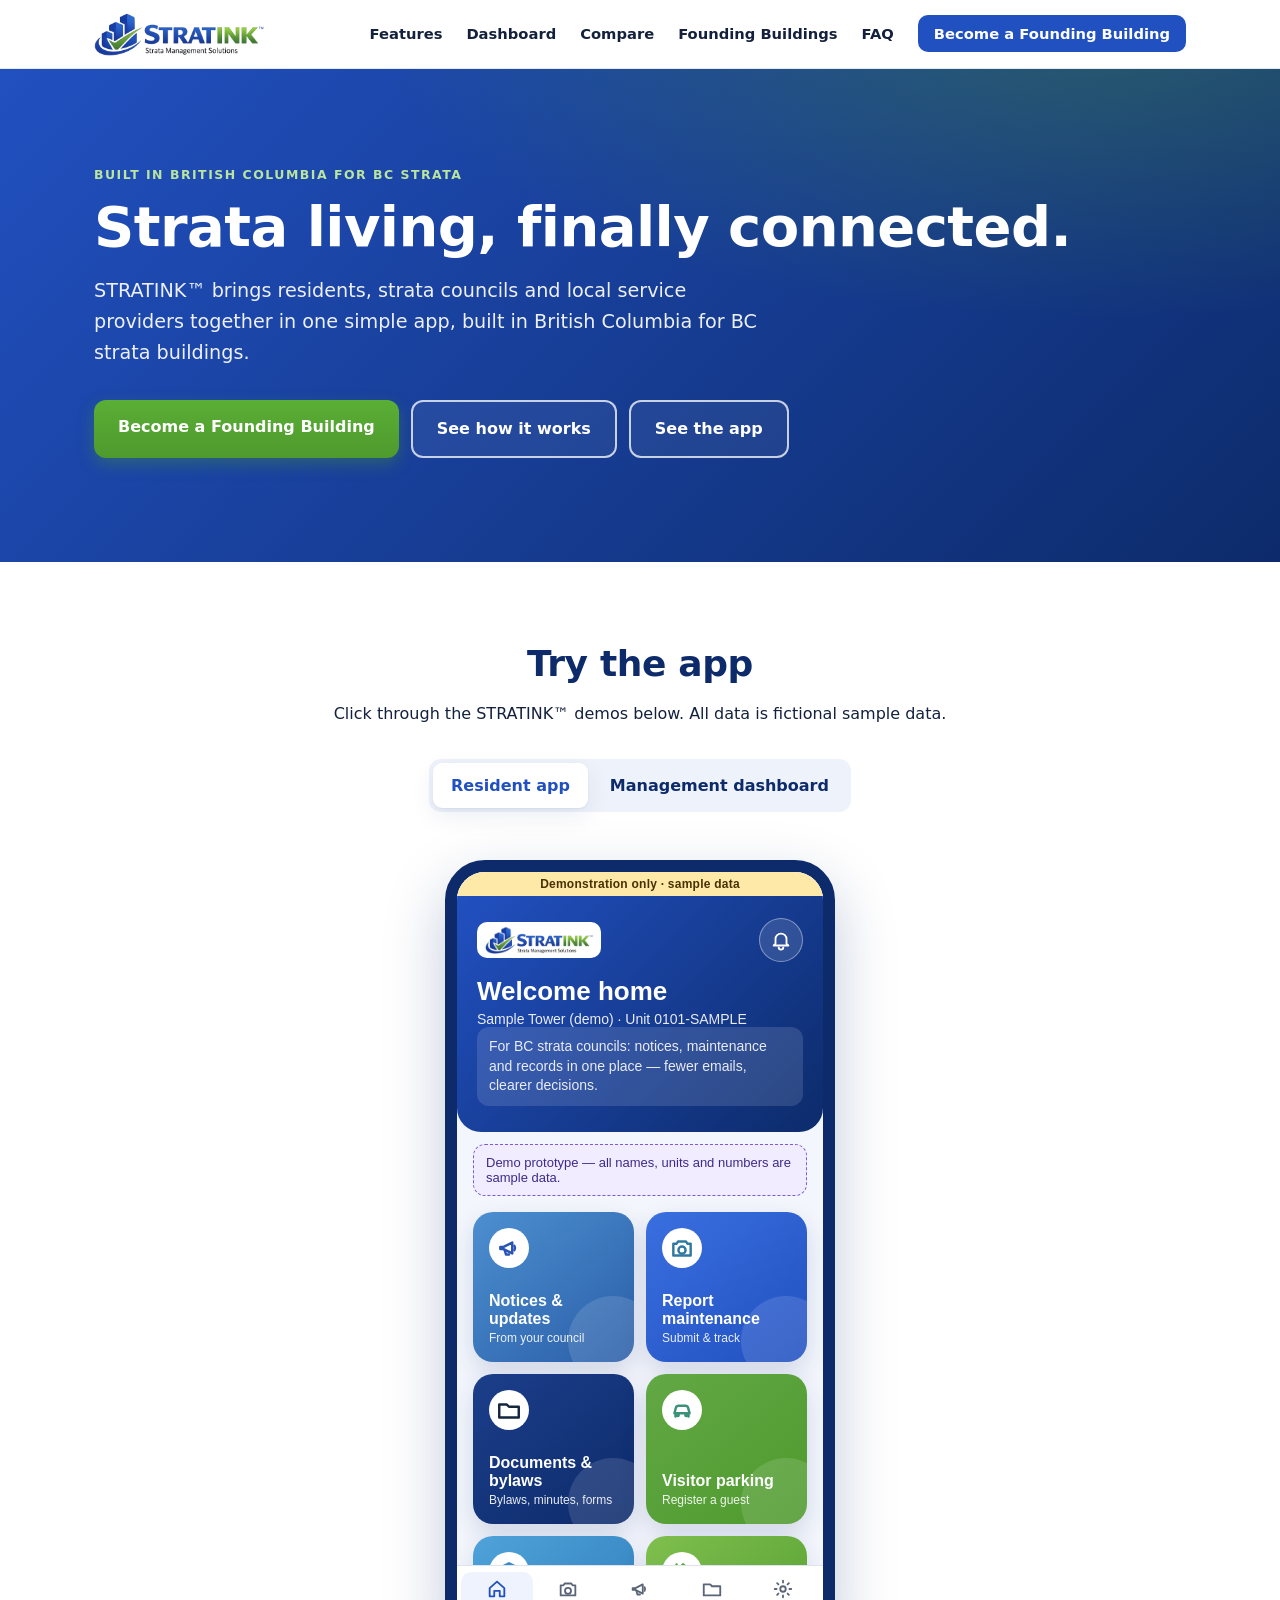
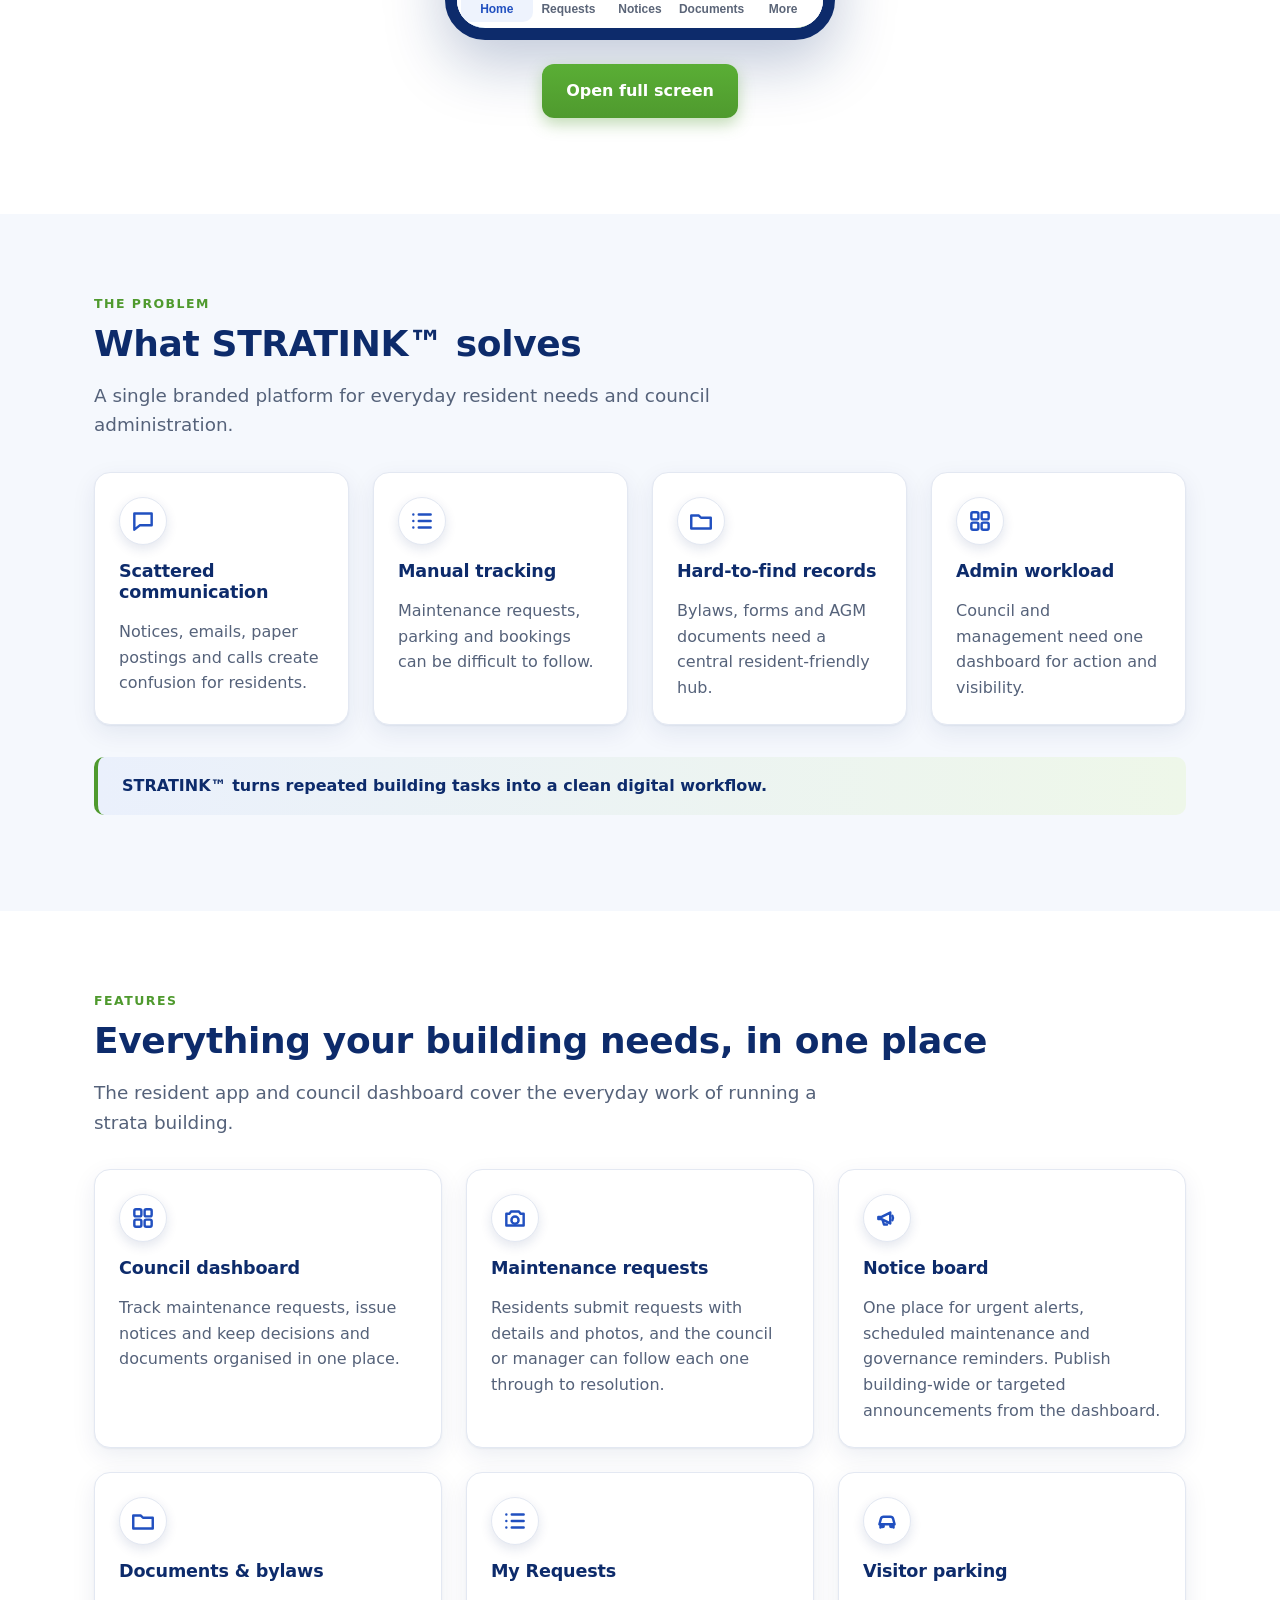
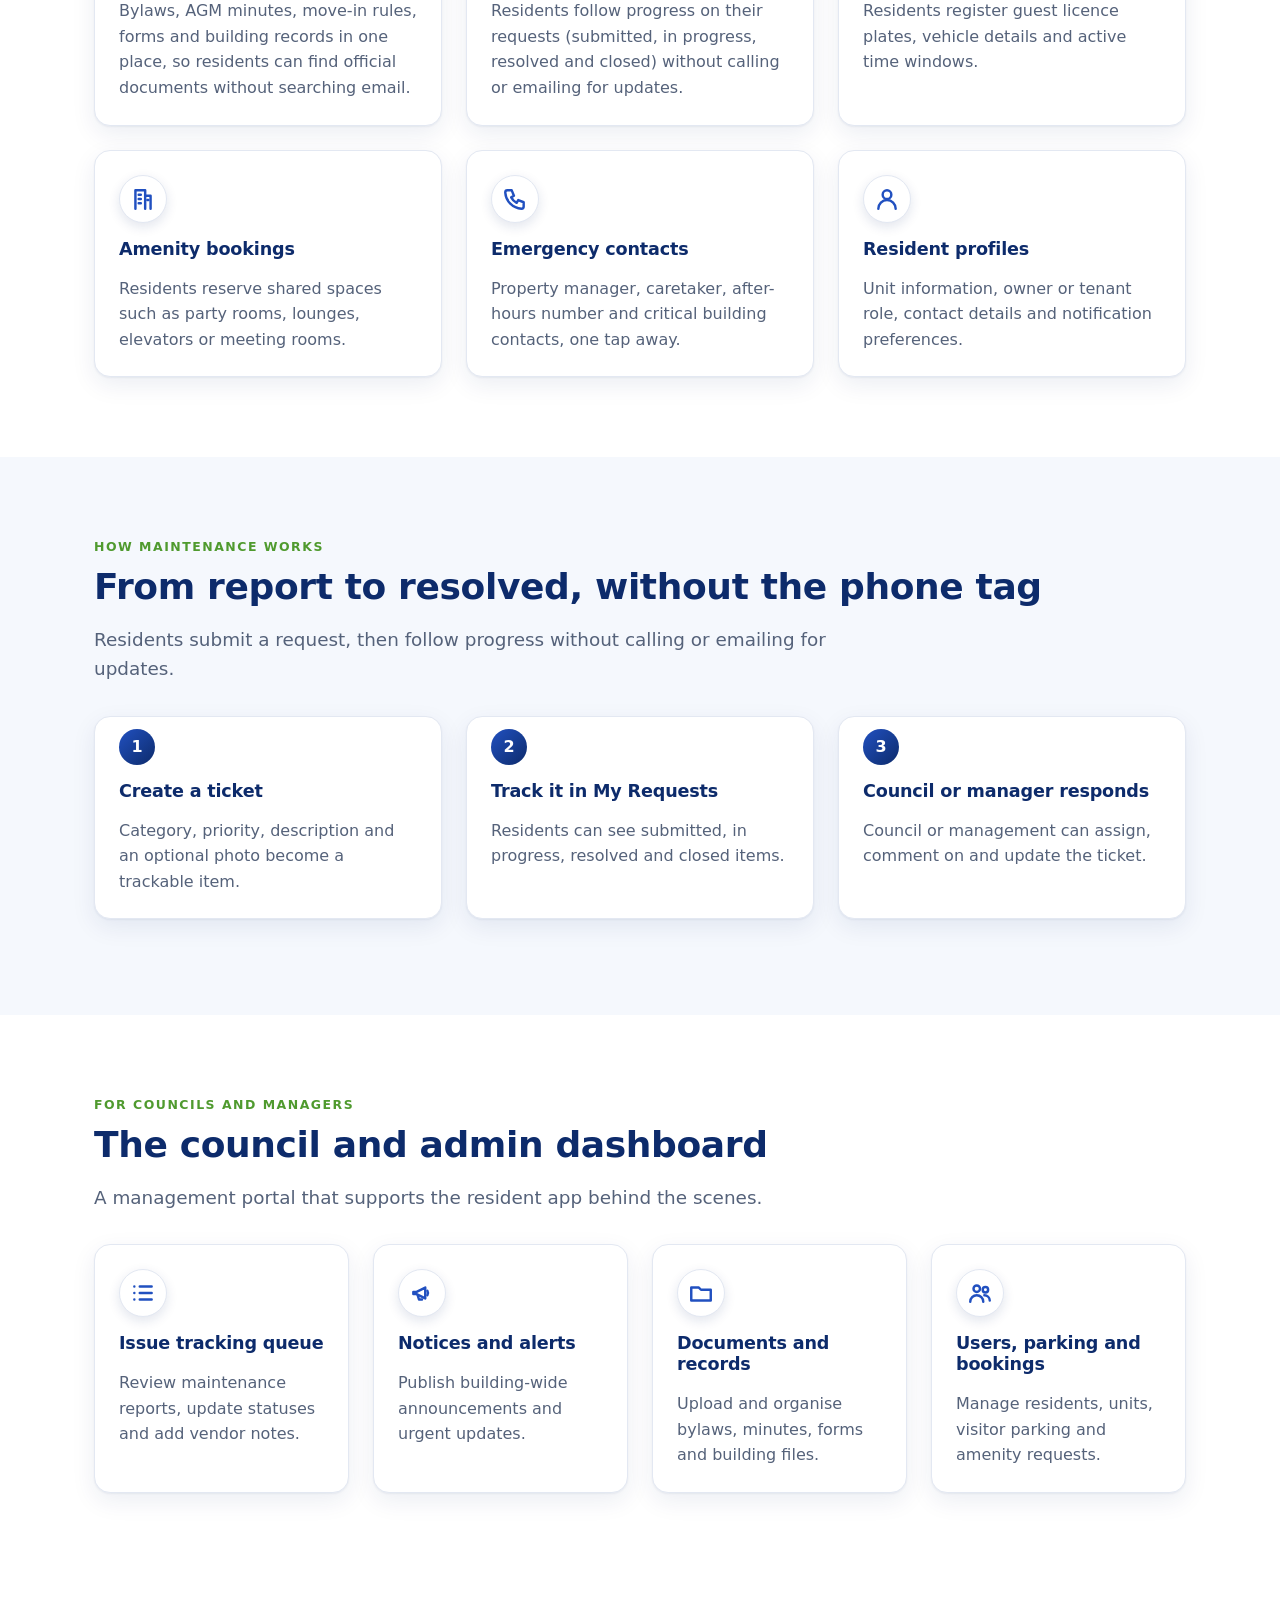
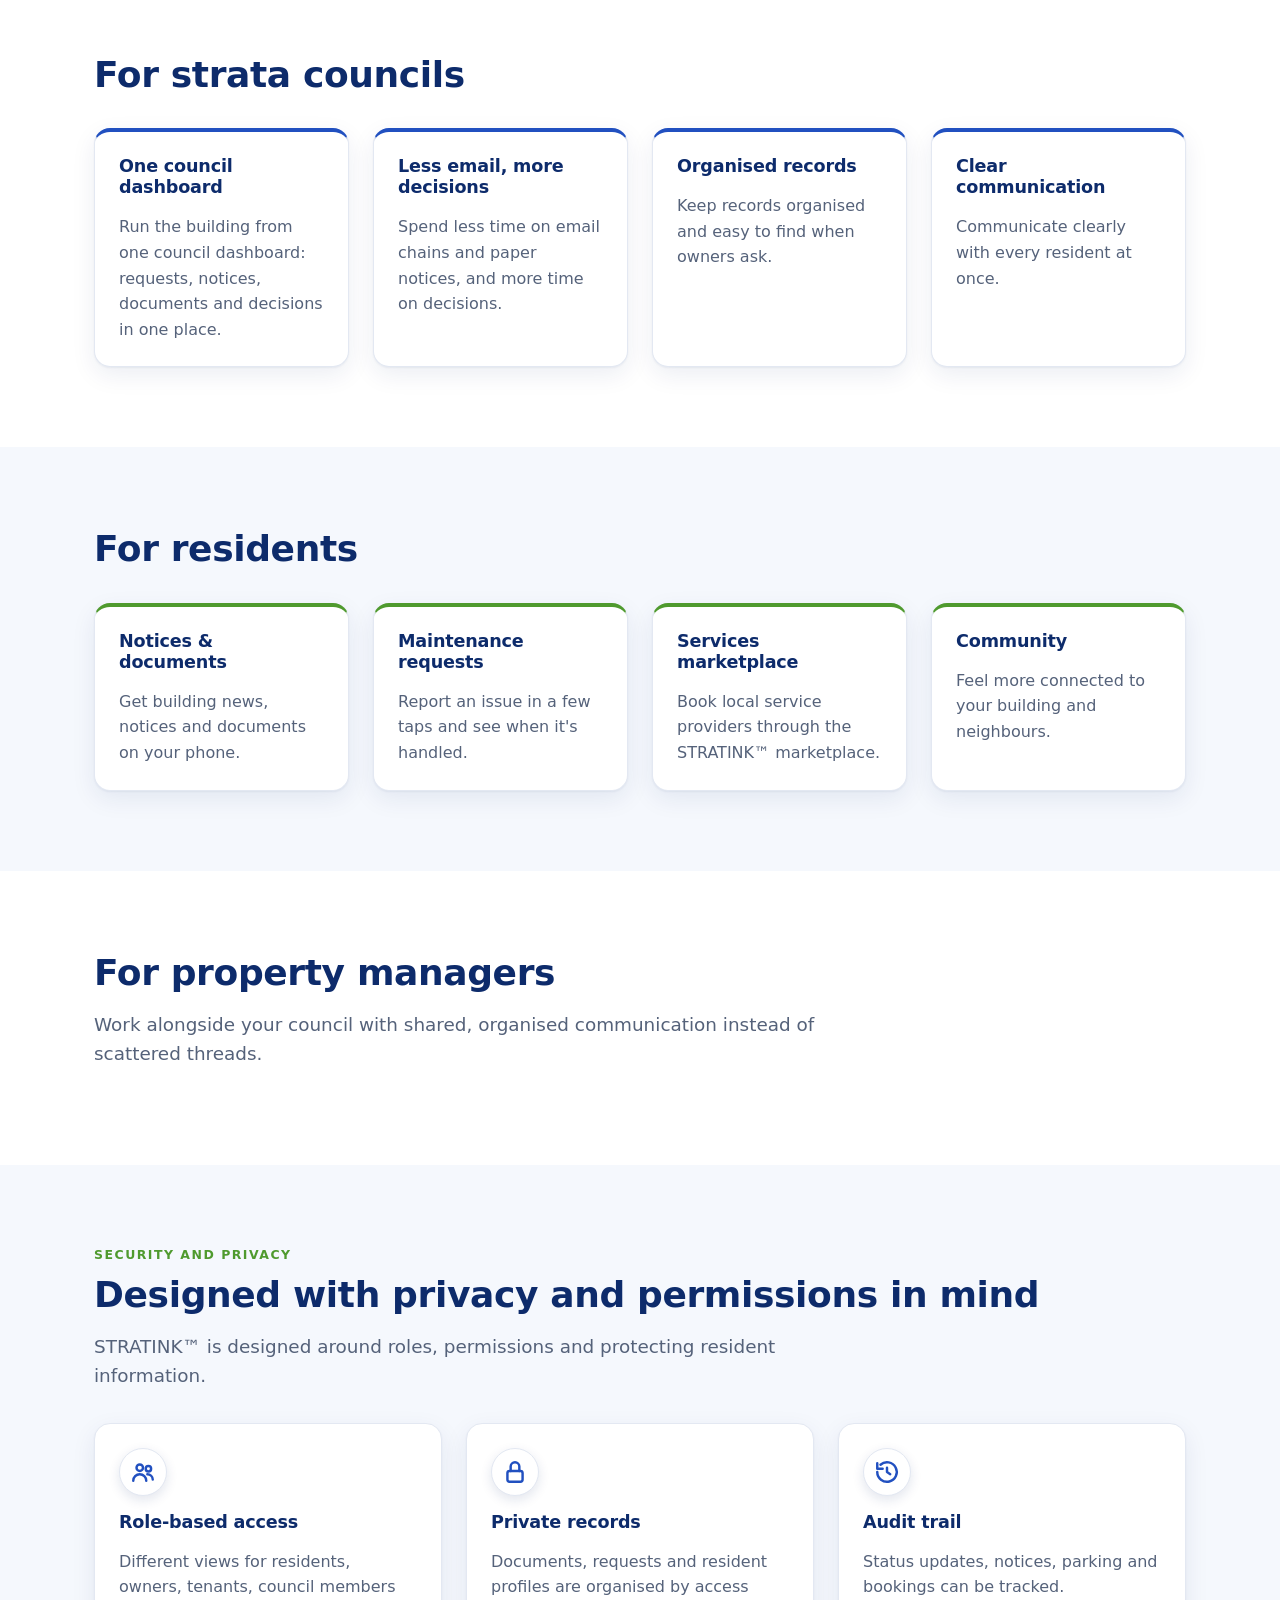
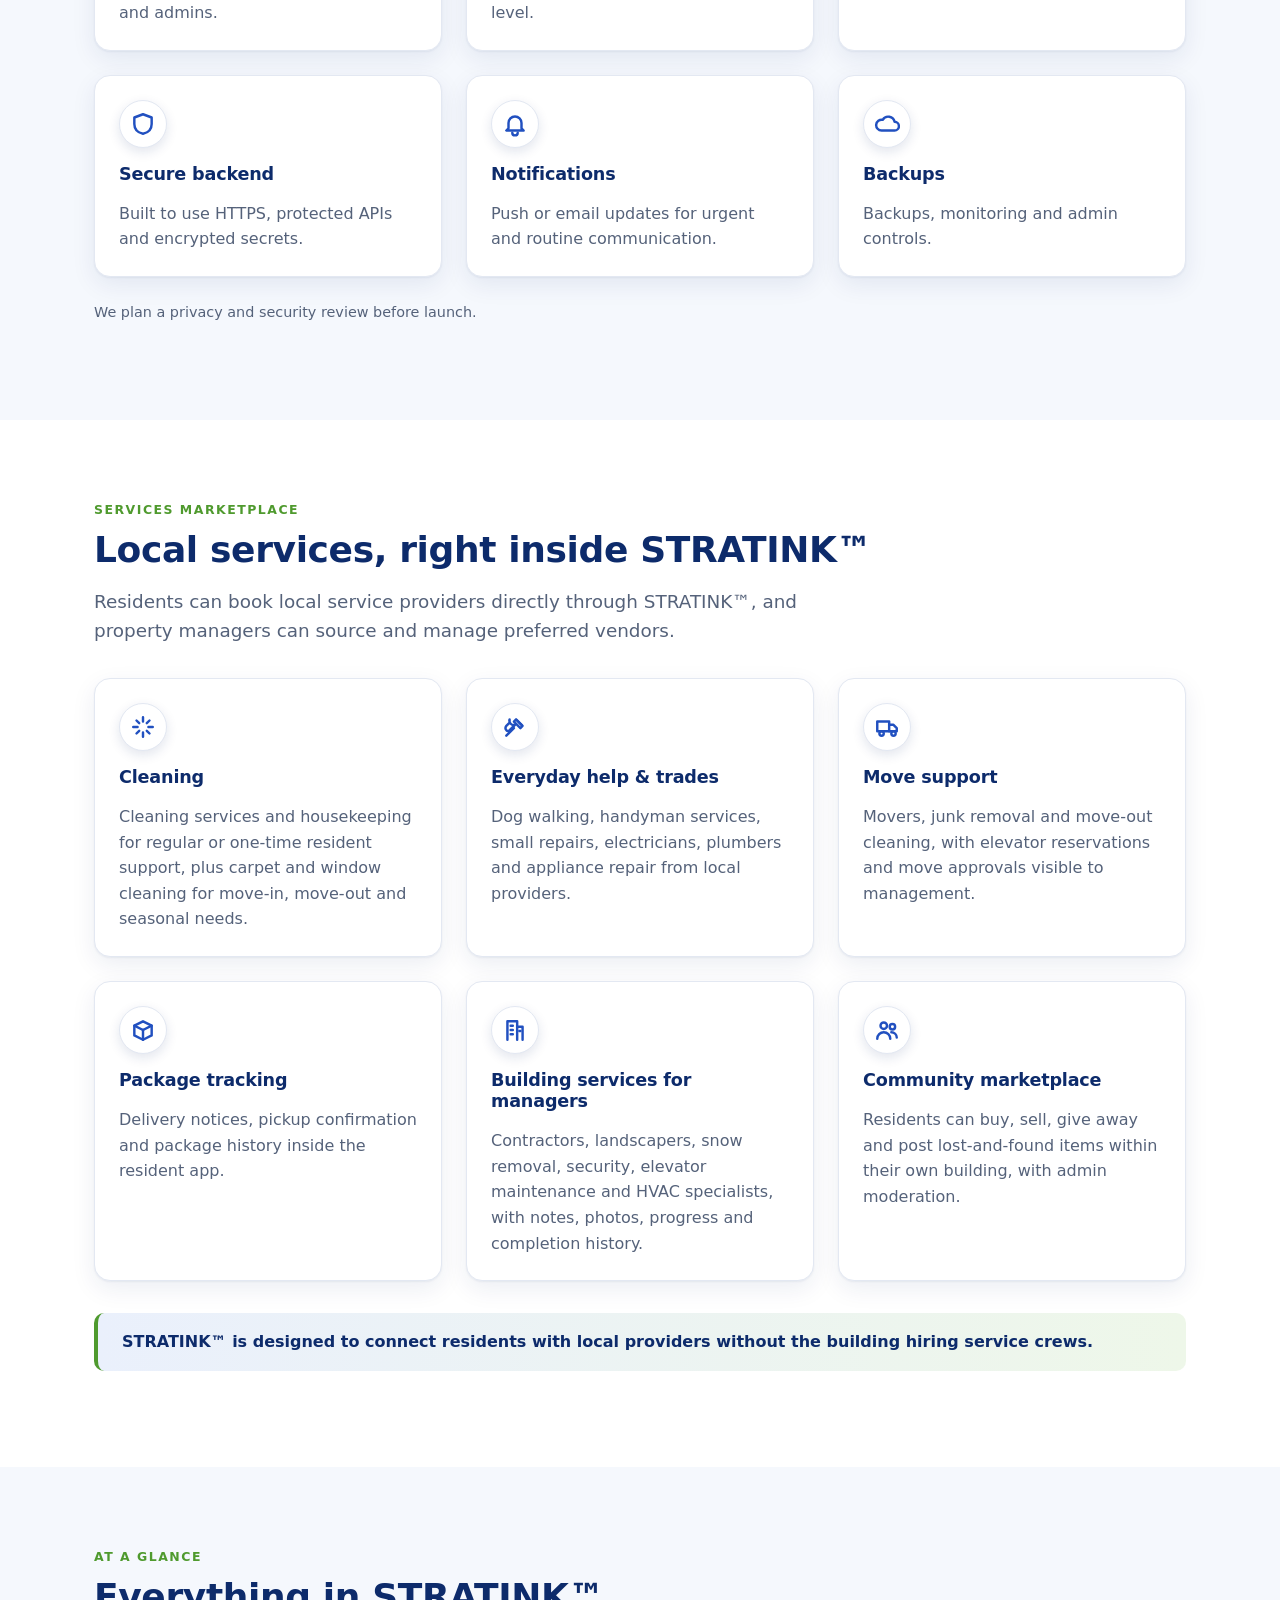
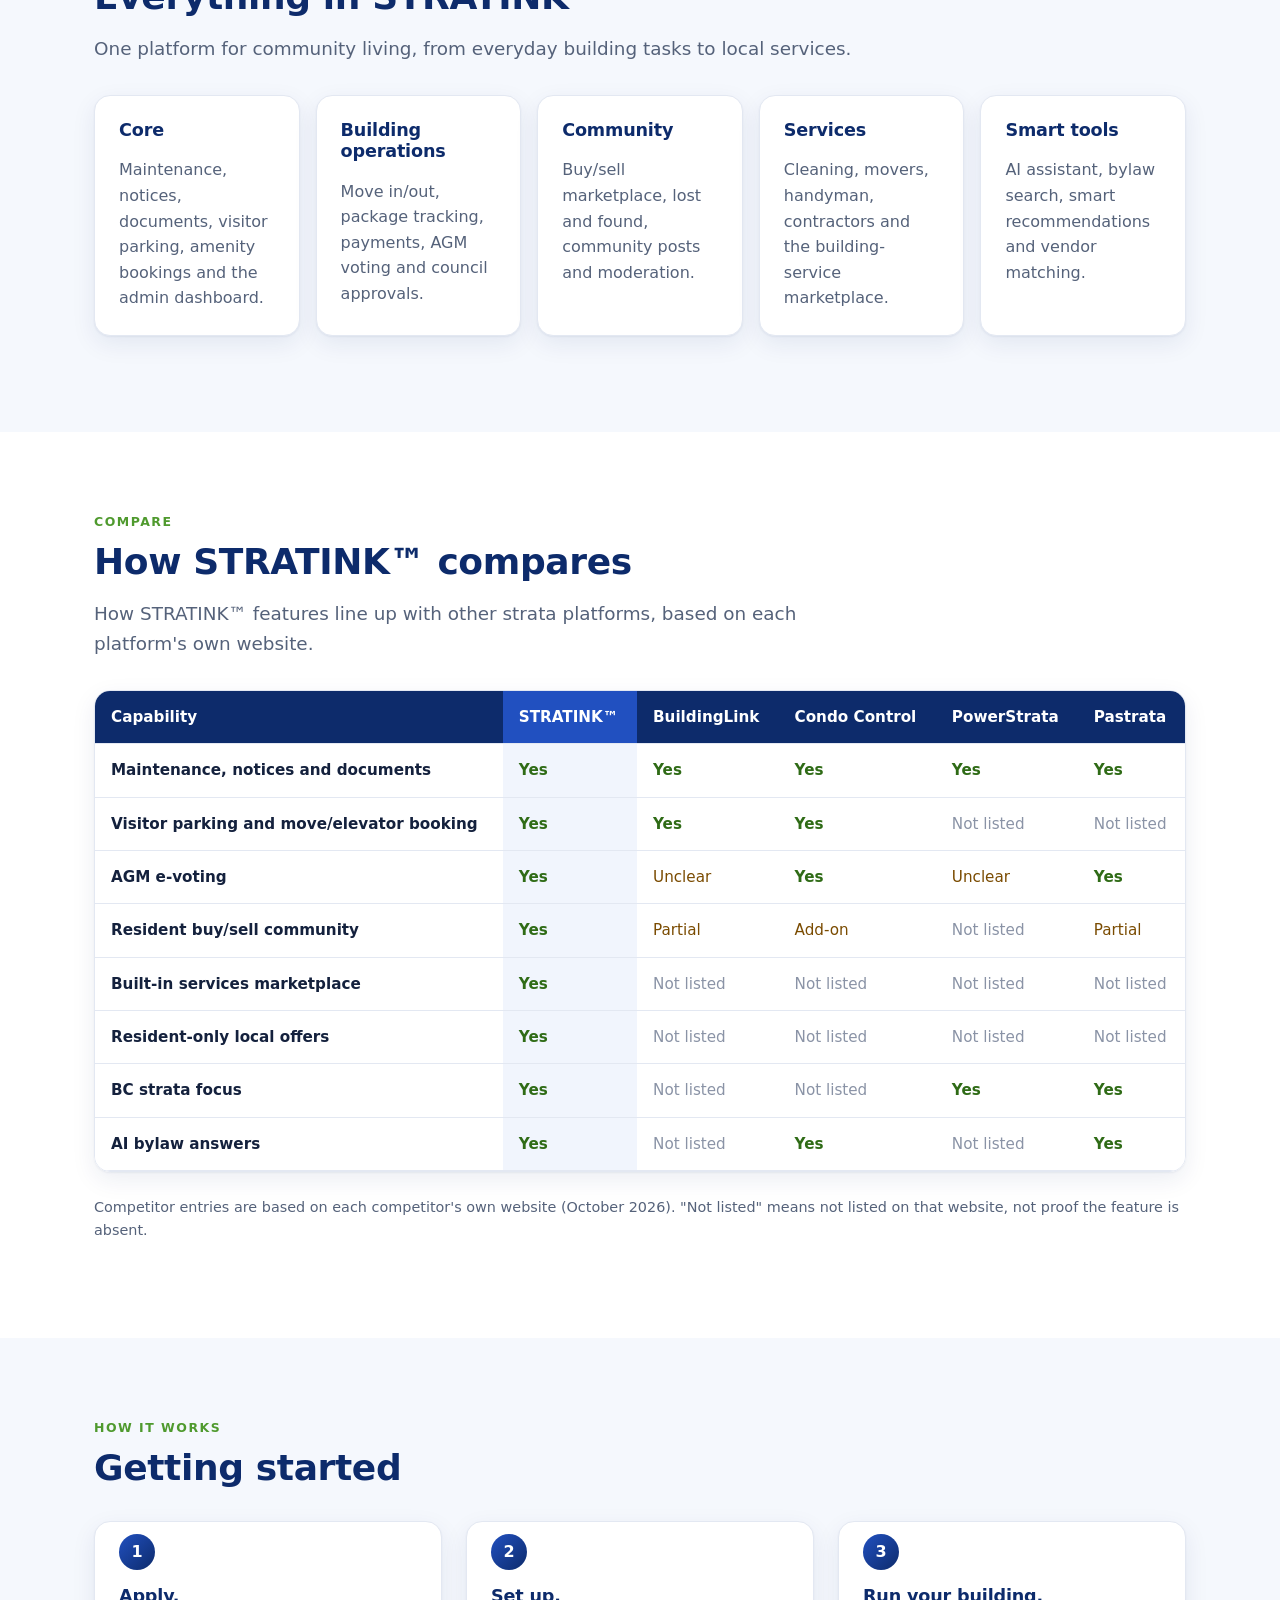
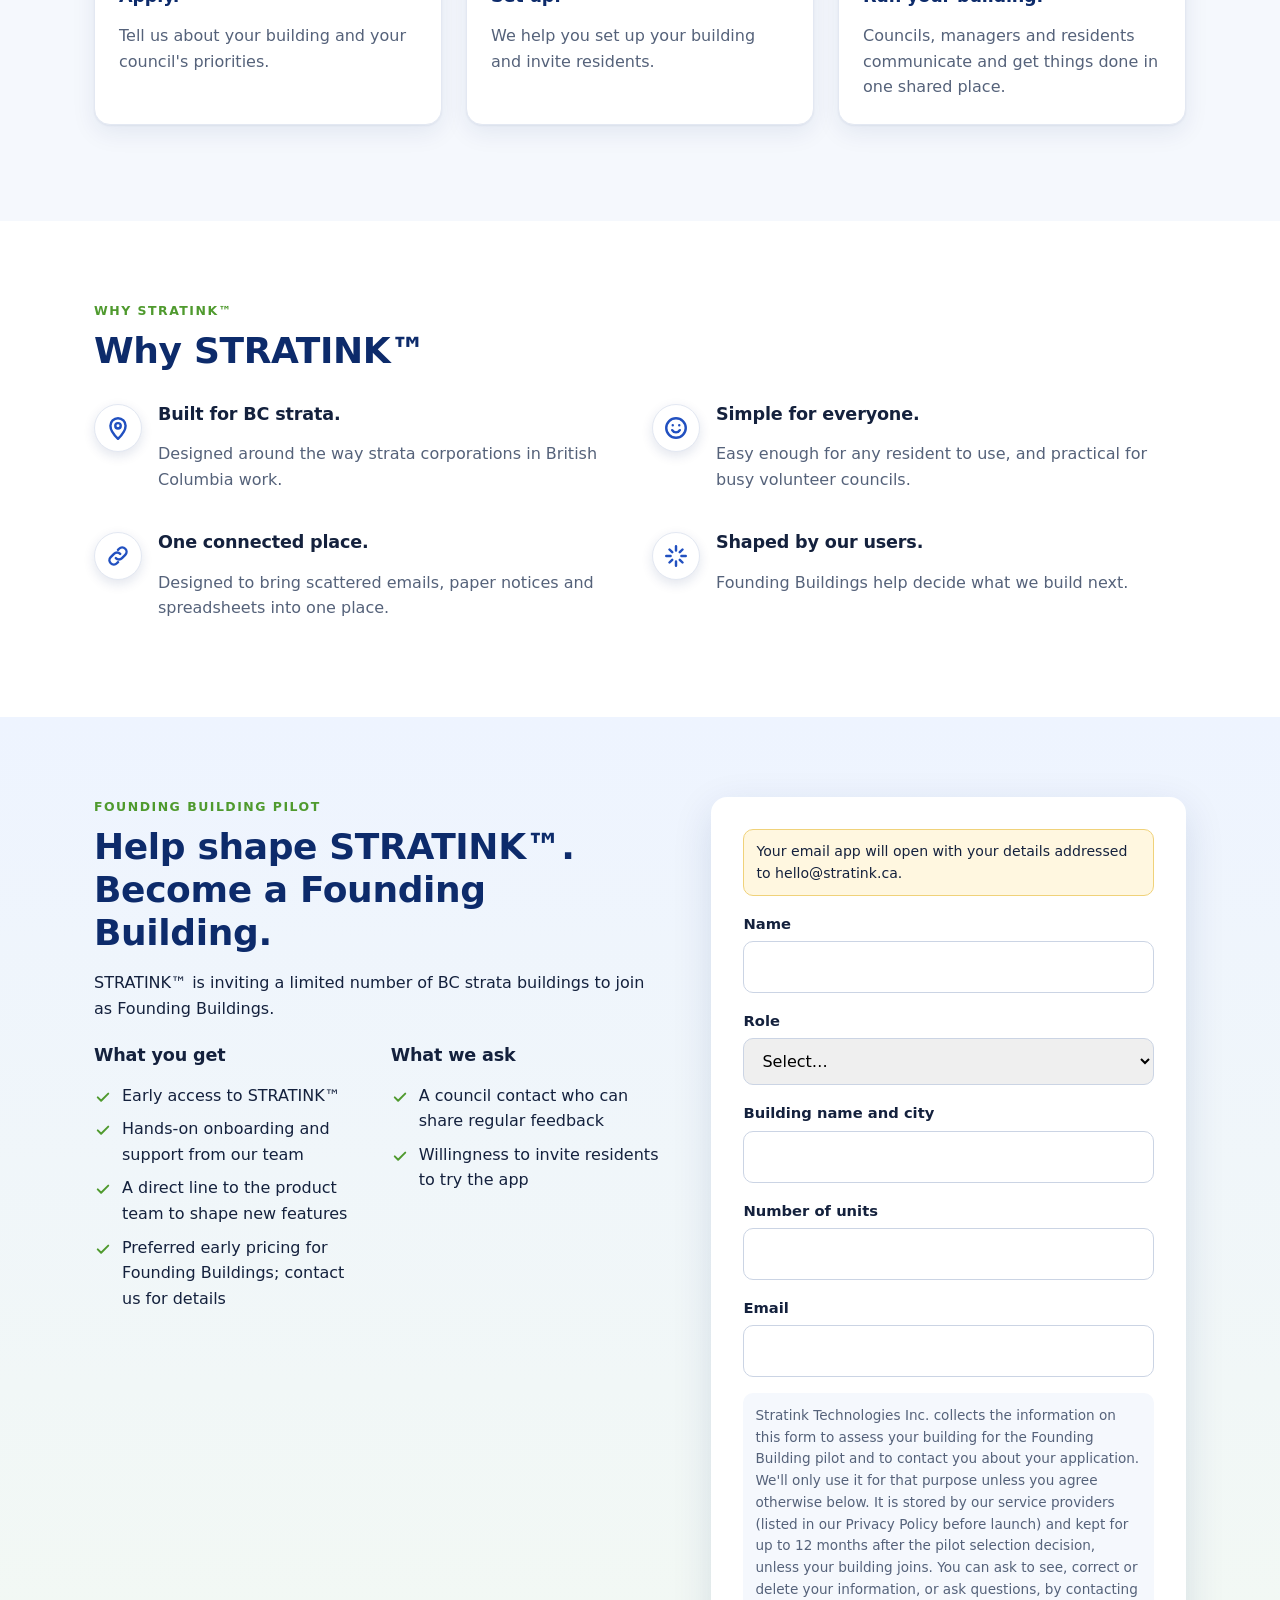
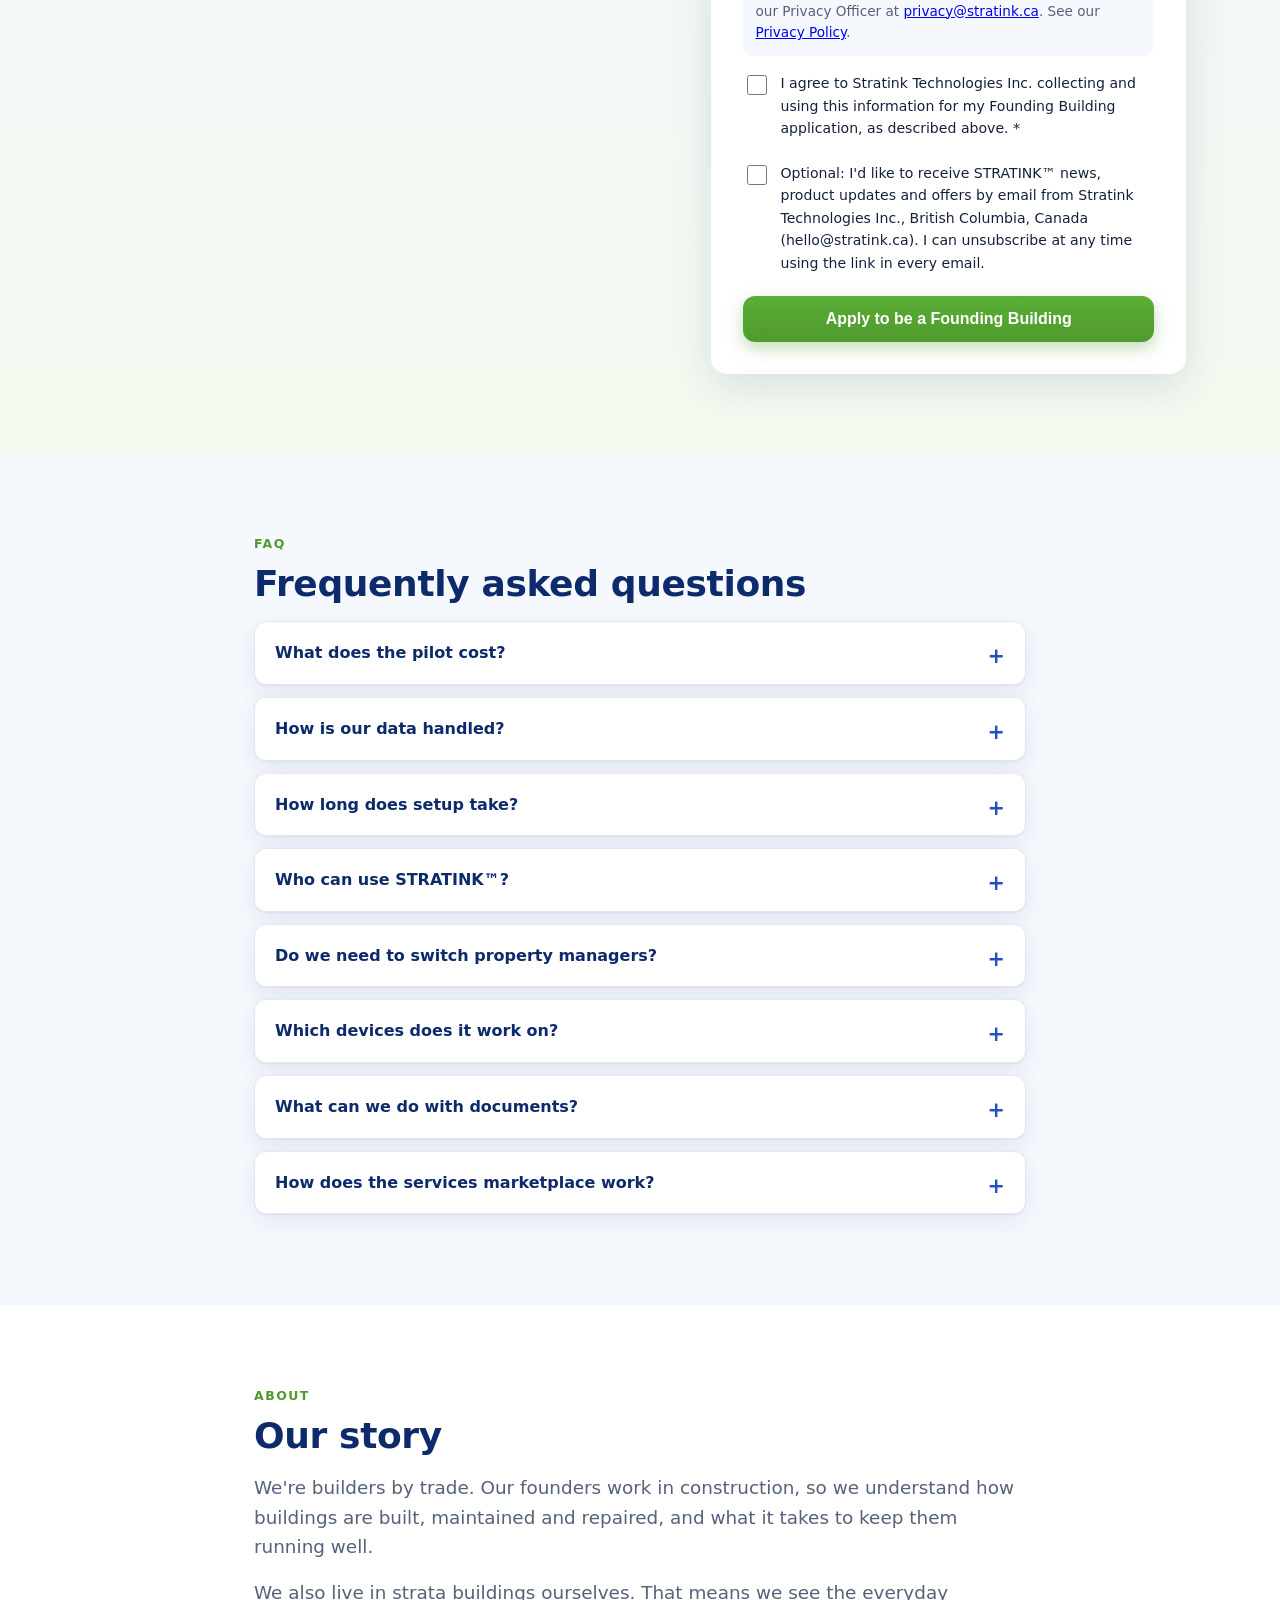
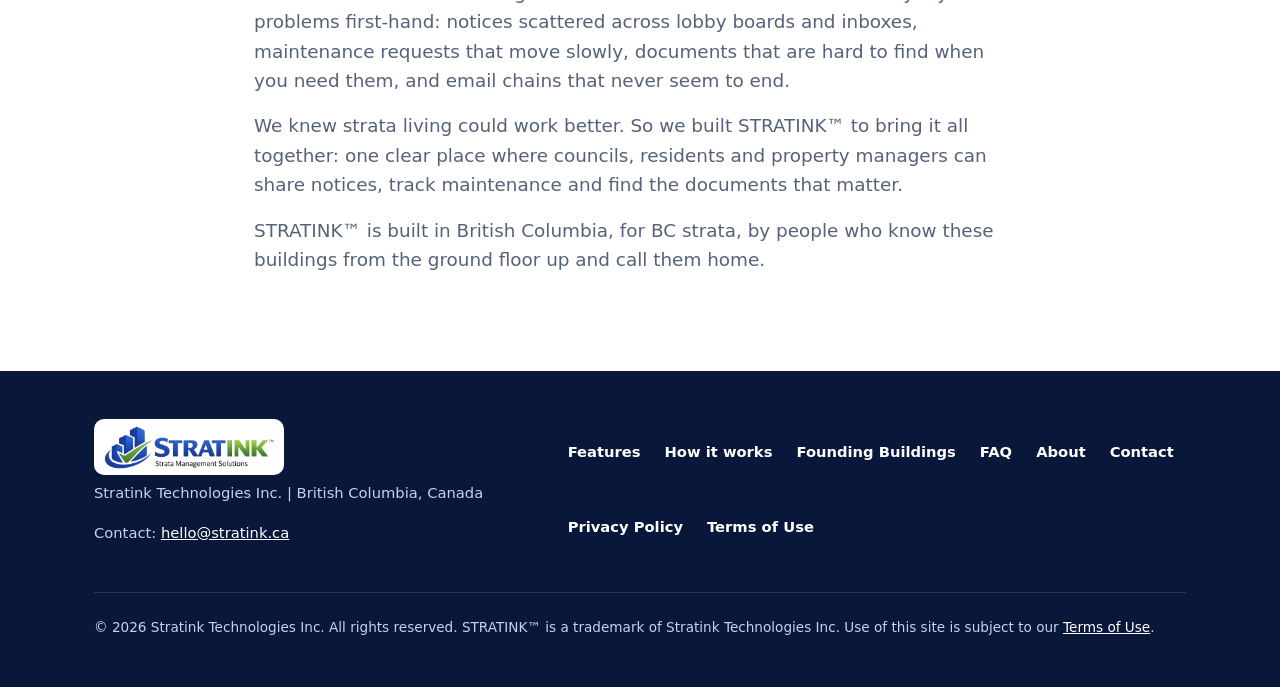
<file: index.html>
<!doctype html><html lang="en"><head><meta charset="utf-8"><meta name="robots" content="index, follow, noai, noimageai"><meta name="viewport" content="width=device-width,initial-scale=1">
<title>STRATINK™ | Strata living, finally connected</title><meta name="description" content="STRATINK™ brings residents, strata councils and local service providers together in one simple app, built in British Columbia for BC strata buildings."><link rel="stylesheet" href="styles.css"></head><body>
<a class="skip" href="#main">Skip to content</a>
<header class="top"><div class="wrap"><a class="logo" href="index.html"><img src="logo_transparent.png" alt="STRATINK™" width="185" height="48"></a><nav aria-label="Main"><a href="index.html#features">Features</a><a href="index.html#dashboard">Dashboard</a><a href="index.html#compare">Compare</a><a href="index.html#pilot">Founding Buildings</a><a href="index.html#faq">FAQ</a><a class="nav-cta" href="index.html#pilot">Become a Founding Building</a></nav></div></header>
<main id="main">
<section class="hero"><div class="wrap"><p class="eyebrow">Built in British Columbia for BC strata</p><h1>Strata living, finally connected.</h1>
<p class="lead">STRATINK™ brings residents, strata councils and local service providers together in one simple app, built in British Columbia for BC strata buildings.</p>
<div class="ctas"><a class="btn btn-primary" href="#pilot">Become a Founding Building</a><a class="btn btn-ghost" href="#how">See how it works</a><a class="btn btn-ghost" href="app/index.html?demo=resident&v=3" target="_blank" rel="noopener">See the app</a></div></div></section><section id="try" class="try"><div class="wrap"><h2>Try the app</h2><p>Click through the STRATINK™ demos below. All data is fictional sample data.</p>
<div class="tabs" role="tablist" aria-label="Demo">
<button role="tab" id="tab-res" aria-selected="true" aria-controls="panel-res" tabindex="0">Resident app</button>
<button role="tab" id="tab-man" aria-selected="false" aria-controls="panel-man" tabindex="-1">Management dashboard</button></div>
<div role="tabpanel" id="panel-res" aria-labelledby="tab-res" tabindex="0"><div class="phone-frame"><iframe src="app/index.html?demo=resident&v=3" title="STRATINK™ clickable app prototype"></iframe></div><p><a class="btn btn-primary" href="app/index.html?demo=resident" target="_blank" rel="noopener">Open full screen</a></p></div>
<div role="tabpanel" id="panel-man" aria-labelledby="tab-man" tabindex="0" hidden><div class="browser-frame"><div class="browser-bar" aria-hidden="true"><i></i><i></i><i></i><span>stratink.ca/manage</span></div><div class="browser-view" id="mview"><iframe src="manage/index.html" title="STRATINK™ management dashboard demo" width="1440" height="900"></iframe></div></div>
<p><a class="btn btn-primary" href="manage/" target="_blank" rel="noopener">Open full screen</a></p></div>
</div></section>
<script>(function(){var tabs=[].slice.call(document.querySelectorAll('#try [role=tab]'));function sel(t){tabs.forEach(function(x){var on=x===t;x.setAttribute('aria-selected',on);x.tabIndex=on?0:-1;document.getElementById(x.getAttribute('aria-controls')).hidden=!on});fit()}
tabs.forEach(function(t,i){t.addEventListener('click',function(){sel(t)});t.addEventListener('keydown',function(e){var k=e.key,n=k==='ArrowRight'?i+1:k==='ArrowLeft'?i-1:k==='Home'?0:k==='End'?tabs.length-1:null;if(n===null)return;e.preventDefault();n=(n+tabs.length)%tabs.length;tabs[n].focus();sel(tabs[n])})});
function fit(){var v=document.getElementById('mview');if(!v||!v.offsetWidth)return;var sc=v.offsetWidth/1440;v.style.height=(900*sc)+'px';v.firstElementChild.style.transform='scale('+sc+')'}
addEventListener('resize',fit);if(location.hash==='#demo-manage')sel(tabs[1]);})();</script>
<section id="problem" class="alt"><div class="wrap"><p class="eyebrow">The problem</p><h2>What STRATINK™ solves</h2><p class=lead-dark>A single branded platform for everyday resident needs and council administration.</p><div class="grid g4"><article class="card feat"><span class="icon" aria-hidden="true"><svg viewBox="0 0 24 24" fill="none" stroke="currentColor" stroke-width="2.25" stroke-linecap="round" stroke-linejoin="round"><path d="M4 5h16v11H9l-5 4V5Z"/></svg></span><h3>Scattered communication</h3><p>Notices, emails, paper postings and calls create confusion for residents.</p></article><article class="card feat"><span class="icon" aria-hidden="true"><svg viewBox="0 0 24 24" fill="none" stroke="currentColor" stroke-width="2.25" stroke-linecap="round" stroke-linejoin="round"><path d="M9 6h11M9 12h11M9 18h11"/><path d="M4 6h.01M4 12h.01M4 18h.01"/></svg></span><h3>Manual tracking</h3><p>Maintenance requests, parking and bookings can be difficult to follow.</p></article><article class="card feat"><span class="icon" aria-hidden="true"><svg viewBox="0 0 24 24" fill="none" stroke="currentColor" stroke-width="2.25" stroke-linecap="round" stroke-linejoin="round"><path d="M3 7h7l2 2h9v10H3V7Z"/></svg></span><h3>Hard-to-find records</h3><p>Bylaws, forms and AGM documents need a central resident-friendly hub.</p></article><article class="card feat"><span class="icon" aria-hidden="true"><svg viewBox="0 0 24 24" fill="none" stroke="currentColor" stroke-width="2.25" stroke-linecap="round" stroke-linejoin="round"><rect x="4" y="4" width="6.5" height="6.5" rx="1.5"/><rect x="13.5" y="4" width="6.5" height="6.5" rx="1.5"/><rect x="4" y="13.5" width="6.5" height="6.5" rx="1.5"/><rect x="13.5" y="13.5" width="6.5" height="6.5" rx="1.5"/></svg></span><h3>Admin workload</h3><p>Council and management need one dashboard for action and visibility.</p></article></div><p class="callout">STRATINK™ turns repeated building tasks into a clean digital workflow.</p></div></section>
<section id="features" class="plain"><div class="wrap"><p class="eyebrow">Features</p><h2>Everything your building needs, in one place</h2><p class=lead-dark>The resident app and council dashboard cover the everyday work of running a strata building.</p><div class="grid g3"><article class="card feat"><span class="icon" aria-hidden="true"><svg viewBox="0 0 24 24" fill="none" stroke="currentColor" stroke-width="2.25" stroke-linecap="round" stroke-linejoin="round"><rect x="4" y="4" width="6.5" height="6.5" rx="1.5"/><rect x="13.5" y="4" width="6.5" height="6.5" rx="1.5"/><rect x="4" y="13.5" width="6.5" height="6.5" rx="1.5"/><rect x="13.5" y="13.5" width="6.5" height="6.5" rx="1.5"/></svg></span><h3>Council dashboard</h3><p>Track maintenance requests, issue notices and keep decisions and documents organised in one place.</p></article><article class="card feat"><span class="icon" aria-hidden="true"><svg viewBox="0 0 24 24" fill="none" stroke="currentColor" stroke-width="2.25" stroke-linecap="round" stroke-linejoin="round"><path d="M4 8h3l1.4-2h7.2L17 8h3v11H4V8Z"/><circle cx="12" cy="14" r="3.3"/></svg></span><h3>Maintenance requests</h3><p>Residents submit requests with details and photos, and the council or manager can follow each one through to resolution.</p></article><article class="card feat"><span class="icon" aria-hidden="true"><svg viewBox="0 0 24 24" fill="none" stroke="currentColor" stroke-width="2.25" stroke-linecap="round" stroke-linejoin="round"><path d="M4 13h3l8 4V7l-8 4H4v2Z"/><path d="M17 10a4 4 0 0 1 0 4"/><path d="M8 14l1.2 4H12"/></svg></span><h3>Notice board</h3><p>One place for urgent alerts, scheduled maintenance and governance reminders. Publish building-wide or targeted announcements from the dashboard.</p></article><article class="card feat"><span class="icon" aria-hidden="true"><svg viewBox="0 0 24 24" fill="none" stroke="currentColor" stroke-width="2.25" stroke-linecap="round" stroke-linejoin="round"><path d="M3 7h7l2 2h9v10H3V7Z"/></svg></span><h3>Documents &amp; bylaws</h3><p>Bylaws, AGM minutes, move-in rules, forms and building records in one place, so residents can find official documents without searching email.</p></article><article class="card feat"><span class="icon" aria-hidden="true"><svg viewBox="0 0 24 24" fill="none" stroke="currentColor" stroke-width="2.25" stroke-linecap="round" stroke-linejoin="round"><path d="M9 6h11M9 12h11M9 18h11"/><path d="M4 6h.01M4 12h.01M4 18h.01"/></svg></span><h3>My Requests</h3><p>Residents follow progress on their requests (submitted, in progress, resolved and closed) without calling or emailing for updates.</p></article><article class="card feat"><span class="icon" aria-hidden="true"><svg viewBox="0 0 24 24" fill="none" stroke="currentColor" stroke-width="2.25" stroke-linecap="round" stroke-linejoin="round"><path d="M5 15h14l-1.4-5.2A2.5 2.5 0 0 0 15.2 8H8.8a2.5 2.5 0 0 0-2.4 1.8L5 15Z"/><path d="M6 15v3"/><path d="M18 15v3"/><circle cx="8" cy="16.5" r="1"/><circle cx="16" cy="16.5" r="1"/></svg></span><h3>Visitor parking</h3><p>Residents register guest licence plates, vehicle details and active time windows.</p></article><article class="card feat"><span class="icon" aria-hidden="true"><svg viewBox="0 0 24 24" fill="none" stroke="currentColor" stroke-width="2.25" stroke-linecap="round" stroke-linejoin="round"><path d="M5 21V4h9v17"/><path d="M14 9h5v12"/><path d="M8 8h2M8 12h2M8 16h2M16 13h1"/></svg></span><h3>Amenity bookings</h3><p>Residents reserve shared spaces such as party rooms, lounges, elevators or meeting rooms.</p></article><article class="card feat"><span class="icon" aria-hidden="true"><svg viewBox="0 0 24 24" fill="none" stroke="currentColor" stroke-width="2.25" stroke-linecap="round" stroke-linejoin="round"><path d="M5 4h4l2 5-2.5 1.5a11 11 0 0 0 5 5L15 13l5 2v4a2 2 0 0 1-2 2A16 16 0 0 1 3 6a2 2 0 0 1 2-2Z"/></svg></span><h3>Emergency contacts</h3><p>Property manager, caretaker, after-hours number and critical building contacts, one tap away.</p></article><article class="card feat"><span class="icon" aria-hidden="true"><svg viewBox="0 0 24 24" fill="none" stroke="currentColor" stroke-width="2.25" stroke-linecap="round" stroke-linejoin="round"><circle cx="12" cy="8" r="4"/><path d="M4 21a8 8 0 0 1 16 0"/></svg></span><h3>Resident profiles</h3><p>Unit information, owner or tenant role, contact details and notification preferences.</p></article></div></div></section>
<section id="maintenance" class="alt"><div class="wrap"><p class="eyebrow">How maintenance works</p><h2>From report to resolved, without the phone tag</h2><p class=lead-dark>Residents submit a request, then follow progress without calling or emailing for updates.</p><ol class="grid g3 steps"><li class="card step"><span class="num" aria-hidden="true">1</span><h3>Create a ticket</h3><p>Category, priority, description and an optional photo become a trackable item.</p></li><li class="card step"><span class="num" aria-hidden="true">2</span><h3>Track it in My Requests</h3><p>Residents can see submitted, in progress, resolved and closed items.</p></li><li class="card step"><span class="num" aria-hidden="true">3</span><h3>Council or manager responds</h3><p>Council or management can assign, comment on and update the ticket.</p></li></ol></div></section>
<section id="dashboard" class="plain"><div class="wrap"><p class="eyebrow">For councils and managers</p><h2>The council and admin dashboard</h2><p class=lead-dark>A management portal that supports the resident app behind the scenes.</p><div class="grid g4"><article class="card feat"><span class="icon" aria-hidden="true"><svg viewBox="0 0 24 24" fill="none" stroke="currentColor" stroke-width="2.25" stroke-linecap="round" stroke-linejoin="round"><path d="M9 6h11M9 12h11M9 18h11"/><path d="M4 6h.01M4 12h.01M4 18h.01"/></svg></span><h3>Issue tracking queue</h3><p>Review maintenance reports, update statuses and add vendor notes.</p></article><article class="card feat"><span class="icon" aria-hidden="true"><svg viewBox="0 0 24 24" fill="none" stroke="currentColor" stroke-width="2.25" stroke-linecap="round" stroke-linejoin="round"><path d="M4 13h3l8 4V7l-8 4H4v2Z"/><path d="M17 10a4 4 0 0 1 0 4"/><path d="M8 14l1.2 4H12"/></svg></span><h3>Notices and alerts</h3><p>Publish building-wide announcements and urgent updates.</p></article><article class="card feat"><span class="icon" aria-hidden="true"><svg viewBox="0 0 24 24" fill="none" stroke="currentColor" stroke-width="2.25" stroke-linecap="round" stroke-linejoin="round"><path d="M3 7h7l2 2h9v10H3V7Z"/></svg></span><h3>Documents and records</h3><p>Upload and organise bylaws, minutes, forms and building files.</p></article><article class="card feat"><span class="icon" aria-hidden="true"><svg viewBox="0 0 24 24" fill="none" stroke="currentColor" stroke-width="2.25" stroke-linecap="round" stroke-linejoin="round"><circle cx="9" cy="8" r="3"/><path d="M3 20a6 6 0 0 1 12 0"/><circle cx="17" cy="9" r="2.5"/><path d="M16 14a5 5 0 0 1 5 5"/></svg></span><h3>Users, parking and bookings</h3><p>Manage residents, units, visitor parking and amenity requests.</p></article></div></div></section>
<section id="councils" class="plain"><div class="wrap"><h2>For strata councils</h2><div class="grid">
<div class="card"><h3>One council dashboard</h3><p>Run the building from one council dashboard: requests, notices, documents and decisions in one place.</p></div>
<div class="card"><h3>Less email, more decisions</h3><p>Spend less time on email chains and paper notices, and more time on decisions.</p></div>
<div class="card"><h3>Organised records</h3><p>Keep records organised and easy to find when owners ask.</p></div>
<div class="card"><h3>Clear communication</h3><p>Communicate clearly with every resident at once.</p></div></div></div></section>
<section id="residents" class="alt"><div class="wrap"><h2>For residents</h2><div class="grid">
<div class="card g"><h3>Notices &amp; documents</h3><p>Get building news, notices and documents on your phone.</p></div>
<div class="card g"><h3>Maintenance requests</h3><p>Report an issue in a few taps and see when it's handled.</p></div>
<div class="card g"><h3>Services marketplace</h3><p>Book local service providers through the STRATINK™ marketplace.</p></div>
<div class="card g"><h3>Community</h3><p>Feel more connected to your building and neighbours.</p></div></div>
</div></section>
<section id="managers" class="plain"><div class="wrap"><h2>For property managers</h2><p class="lead-dark">Work alongside your council with shared, organised communication instead of scattered threads.</p></div></section>
<section id="security" class="alt"><div class="wrap"><p class="eyebrow">Security and privacy</p><h2>Designed with privacy and permissions in mind</h2><p class=lead-dark>STRATINK™ is designed around roles, permissions and protecting resident information.</p><div class="grid g3"><article class="card feat"><span class="icon" aria-hidden="true"><svg viewBox="0 0 24 24" fill="none" stroke="currentColor" stroke-width="2.25" stroke-linecap="round" stroke-linejoin="round"><circle cx="9" cy="8" r="3"/><path d="M3 20a6 6 0 0 1 12 0"/><circle cx="17" cy="9" r="2.5"/><path d="M16 14a5 5 0 0 1 5 5"/></svg></span><h3>Role-based access</h3><p>Different views for residents, owners, tenants, council members and admins.</p></article><article class="card feat"><span class="icon" aria-hidden="true"><svg viewBox="0 0 24 24" fill="none" stroke="currentColor" stroke-width="2.25" stroke-linecap="round" stroke-linejoin="round"><rect x="5" y="11" width="14" height="10" rx="2"/><path d="M8 11V7a4 4 0 0 1 8 0v4"/></svg></span><h3>Private records</h3><p>Documents, requests and resident profiles are organised by access level.</p></article><article class="card feat"><span class="icon" aria-hidden="true"><svg viewBox="0 0 24 24" fill="none" stroke="currentColor" stroke-width="2.25" stroke-linecap="round" stroke-linejoin="round"><path d="M3 12a9 9 0 1 0 3-6.7"/><path d="M3 4v5h5"/><path d="M12 8v4l3 2"/></svg></span><h3>Audit trail</h3><p>Status updates, notices, parking and bookings can be tracked.</p></article><article class="card feat"><span class="icon" aria-hidden="true"><svg viewBox="0 0 24 24" fill="none" stroke="currentColor" stroke-width="2.25" stroke-linecap="round" stroke-linejoin="round"><path d="M12 3l8 3v6c0 5-3.5 8-8 9-4.5-1-8-4-8-9V6l8-3Z"/></svg></span><h3>Secure backend</h3><p>Built to use HTTPS, protected APIs and encrypted secrets.</p></article><article class="card feat"><span class="icon" aria-hidden="true"><svg viewBox="0 0 24 24" fill="none" stroke="currentColor" stroke-width="2.25" stroke-linecap="round" stroke-linejoin="round"><path d="M18 16v-5a6 6 0 0 0-12 0v5l-2 2h16l-2-2Z"/><path d="M9.5 20a2.5 2.5 0 0 0 5 0"/></svg></span><h3>Notifications</h3><p>Push or email updates for urgent and routine communication.</p></article><article class="card feat"><span class="icon" aria-hidden="true"><svg viewBox="0 0 24 24" fill="none" stroke="currentColor" stroke-width="2.25" stroke-linecap="round" stroke-linejoin="round"><path d="M7 18a5 5 0 1 1 1-9.9A6 6 0 0 1 19 10a4 4 0 0 1 0 8H7Z"/></svg></span><h3>Backups</h3><p>Backups, monitoring and admin controls.</p></article></div><p class="muted-note">We plan a privacy and security review before launch.</p></div></section>
<section id="marketplace" class="plain"><div class="wrap"><p class="eyebrow">Services marketplace</p><h2>Local services, right inside STRATINK™</h2><p class=lead-dark>Residents can book local service providers directly through STRATINK™, and property managers can source and manage preferred vendors.</p><div class="grid g3"><article class="card feat"><span class="icon" aria-hidden="true"><svg viewBox="0 0 24 24" fill="none" stroke="currentColor" stroke-width="2.25" stroke-linecap="round" stroke-linejoin="round"><path d="M12 3v4M12 17v4M3 12h4M17 12h4M6 6l2.5 2.5M15.5 15.5 18 18M6 18l2.5-2.5M15.5 8.5 18 6"/></svg></span><h3>Cleaning</h3><p>Cleaning services and housekeeping for regular or one-time resident support, plus carpet and window cleaning for move-in, move-out and seasonal needs.</p></article><article class="card feat"><span class="icon" aria-hidden="true"><svg viewBox="0 0 24 24" fill="none" stroke="currentColor" stroke-width="2.25" stroke-linecap="round" stroke-linejoin="round"><path d="M14 6l4 4"/><path d="M4 20l7-7"/><path d="M13 5l6 6-2 2-6-6 2-2Z"/><path d="M7 5a4 4 0 0 0 5 5l-6 6a3 3 0 0 1-2-5l3-3Z"/></svg></span><h3>Everyday help &amp; trades</h3><p>Dog walking, handyman services, small repairs, electricians, plumbers and appliance repair from local providers.</p></article><article class="card feat"><span class="icon" aria-hidden="true"><svg viewBox="0 0 24 24" fill="none" stroke="currentColor" stroke-width="2.25" stroke-linecap="round" stroke-linejoin="round"><path d="M3 7h11v9H3V7Z"/><path d="M14 10h4l3 3v3h-7"/><circle cx="7" cy="18" r="2"/><circle cx="18" cy="18" r="2"/></svg></span><h3>Move support</h3><p>Movers, junk removal and move-out cleaning, with elevator reservations and move approvals visible to management.</p></article><article class="card feat"><span class="icon" aria-hidden="true"><svg viewBox="0 0 24 24" fill="none" stroke="currentColor" stroke-width="2.25" stroke-linecap="round" stroke-linejoin="round"><path d="M4 8l8-4 8 4v9l-8 4-8-4V8Z"/><path d="M4 8l8 4 8-4"/><path d="M12 12v9"/></svg></span><h3>Package tracking</h3><p>Delivery notices, pickup confirmation and package history inside the resident app.</p></article><article class="card feat"><span class="icon" aria-hidden="true"><svg viewBox="0 0 24 24" fill="none" stroke="currentColor" stroke-width="2.25" stroke-linecap="round" stroke-linejoin="round"><path d="M5 21V4h9v17"/><path d="M14 9h5v12"/><path d="M8 8h2M8 12h2M8 16h2M16 13h1"/></svg></span><h3>Building services for managers</h3><p>Contractors, landscapers, snow removal, security, elevator maintenance and HVAC specialists, with notes, photos, progress and completion history.</p></article><article class="card feat"><span class="icon" aria-hidden="true"><svg viewBox="0 0 24 24" fill="none" stroke="currentColor" stroke-width="2.25" stroke-linecap="round" stroke-linejoin="round"><circle cx="9" cy="8" r="3"/><path d="M3 20a6 6 0 0 1 12 0"/><circle cx="17" cy="9" r="2.5"/><path d="M16 14a5 5 0 0 1 5 5"/></svg></span><h3>Community marketplace</h3><p>Residents can buy, sell, give away and post lost-and-found items within their own building, with admin moderation.</p></article></div><p class="callout">STRATINK™ is designed to connect residents with local providers without the building hiring service crews.</p></div></section>
<section id="overview" class="alt"><div class="wrap"><p class="eyebrow">At a glance</p><h2>Everything in STRATINK™</h2><p class="lead-dark">One platform for community living, from everyday building tasks to local services.</p><ul class="overview-list"><li class="card"><h3>Core</h3><p>Maintenance, notices, documents, visitor parking, amenity bookings and the admin dashboard.</p></li><li class="card"><h3>Building operations</h3><p>Move in/out, package tracking, payments, AGM voting and council approvals.</p></li><li class="card"><h3>Community</h3><p>Buy/sell marketplace, lost and found, community posts and moderation.</p></li><li class="card"><h3>Services</h3><p>Cleaning, movers, handyman, contractors and the building-service marketplace.</p></li><li class="card"><h3>Smart tools</h3><p>AI assistant, bylaw search, smart recommendations and vendor matching.</p></li></ul></div></section>
<section id="compare" class="plain"><div class="wrap"><p class="eyebrow">Compare</p><h2 id="cmp-h">How STRATINK™ compares</h2><p class="lead-dark">How STRATINK™ features line up with other strata platforms, based on each platform's own website.</p><div class="table-wrap" role="region" aria-labelledby="cmp-h" tabindex="0"><table class="cmp"><caption class="sr">STRATINK™ compared with other strata platforms</caption><thead><tr><th scope="col">Capability</th><th scope="col" class="us">STRATINK™</th><th scope="col">BuildingLink</th><th scope="col">Condo Control</th><th scope="col">PowerStrata</th><th scope="col">Pastrata</th></tr></thead><tbody><tr><th scope="row">Maintenance, notices and documents</th><td class=us><span class="yes">Yes</span></td><td><span class="yes">Yes</span></td><td><span class="yes">Yes</span></td><td><span class="yes">Yes</span></td><td><span class="yes">Yes</span></td></tr><tr><th scope="row">Visitor parking and move/elevator booking</th><td class=us><span class="yes">Yes</span></td><td><span class="yes">Yes</span></td><td><span class="yes">Yes</span></td><td><span class="no">Not listed</span></td><td><span class="no">Not listed</span></td></tr><tr><th scope="row">AGM e-voting</th><td class=us><span class="yes">Yes</span></td><td><span class="part">Unclear</span></td><td><span class="yes">Yes</span></td><td><span class="part">Unclear</span></td><td><span class="yes">Yes</span></td></tr><tr><th scope="row">Resident buy/sell community</th><td class=us><span class="yes">Yes</span></td><td><span class="part">Partial</span></td><td><span class="part">Add-on</span></td><td><span class="no">Not listed</span></td><td><span class="part">Partial</span></td></tr><tr><th scope="row">Built-in services marketplace</th><td class=us><span class="yes">Yes</span></td><td><span class="no">Not listed</span></td><td><span class="no">Not listed</span></td><td><span class="no">Not listed</span></td><td><span class="no">Not listed</span></td></tr><tr><th scope="row">Resident-only local offers</th><td class=us><span class="yes">Yes</span></td><td><span class="no">Not listed</span></td><td><span class="no">Not listed</span></td><td><span class="no">Not listed</span></td><td><span class="no">Not listed</span></td></tr><tr><th scope="row">BC strata focus</th><td class=us><span class="yes">Yes</span></td><td><span class="no">Not listed</span></td><td><span class="no">Not listed</span></td><td><span class="yes">Yes</span></td><td><span class="yes">Yes</span></td></tr><tr><th scope="row">AI bylaw answers</th><td class=us><span class="yes">Yes</span></td><td><span class="no">Not listed</span></td><td><span class="yes">Yes</span></td><td><span class="no">Not listed</span></td><td><span class="yes">Yes</span></td></tr></tbody></table></div><p class="muted-note">Competitor entries are based on each competitor's own website (October 2026). "Not listed" means not listed on that website, not proof the feature is absent.</p></div></section>
<section id="how" class="alt"><div class="wrap"><p class="eyebrow">How it works</p><h2>Getting started</h2><ol class="grid g3 steps"><li class="card step"><span class="num" aria-hidden="true">1</span><h3>Apply.</h3><p>Tell us about your building and your council's priorities.</p></li><li class="card step"><span class="num" aria-hidden="true">2</span><h3>Set up.</h3><p>We help you set up your building and invite residents.</p></li><li class="card step"><span class="num" aria-hidden="true">3</span><h3>Run your building.</h3><p>Councils, managers and residents communicate and get things done in one shared place.</p></li></ol></div></section>
<section id="why" class="plain"><div class="wrap"><p class="eyebrow">Why STRATINK™</p><h2>Why STRATINK™</h2><div class="grid g2 why"><div class="why-item"><span class="icon" aria-hidden="true"><svg viewBox="0 0 24 24" fill="none" stroke="currentColor" stroke-width="2.25" stroke-linecap="round" stroke-linejoin="round"><path d="M12 22s7-6.5 7-12a7 7 0 0 0-14 0c0 5.5 7 12 7 12Z"/><circle cx="12" cy="10" r="2.5"/></svg></span><div><h3>Built for BC strata.</h3><p>Designed around the way strata corporations in British Columbia work.</p></div></div><div class="why-item"><span class="icon" aria-hidden="true"><svg viewBox="0 0 24 24" fill="none" stroke="currentColor" stroke-width="2.25" stroke-linecap="round" stroke-linejoin="round"><circle cx="12" cy="12" r="9"/><path d="M8.5 14a4 4 0 0 0 7 0M9 9.5h.01M15 9.5h.01"/></svg></span><div><h3>Simple for everyone.</h3><p>Easy enough for any resident to use, and practical for busy volunteer councils.</p></div></div><div class="why-item"><span class="icon" aria-hidden="true"><svg viewBox="0 0 24 24" fill="none" stroke="currentColor" stroke-width="2.25" stroke-linecap="round" stroke-linejoin="round"><path d="M10 14a4 4 0 0 0 5.7 0l3-3a4 4 0 0 0-5.7-5.7l-1 1"/><path d="M14 10a4 4 0 0 0-5.7 0l-3 3a4 4 0 0 0 5.7 5.7l1-1"/></svg></span><div><h3>One connected place.</h3><p>Designed to bring scattered emails, paper notices and spreadsheets into one place.</p></div></div><div class="why-item"><span class="icon" aria-hidden="true"><svg viewBox="0 0 24 24" fill="none" stroke="currentColor" stroke-width="2.25" stroke-linecap="round" stroke-linejoin="round"><path d="M12 3v4M12 17v4M3 12h4M17 12h4M6 6l2.5 2.5M15.5 15.5 18 18M6 18l2.5-2.5M15.5 8.5 18 6"/></svg></span><div><h3>Shaped by our users.</h3><p>Founding Buildings help decide what we build next.</p></div></div></div></div></section>
<section id="pilot" class="pilot-sec"><div class="wrap pilot"><div><p class="eyebrow">Founding Building pilot</p><h2>Help shape STRATINK™. Become a Founding Building.</h2>
<p>STRATINK™ is inviting a limited number of BC strata buildings to join as Founding Buildings.</p>
<div class="offer"><div><h3>What you get</h3><ul class="checks"><li>Early access to STRATINK™</li><li>Hands-on onboarding and support from our team</li><li>A direct line to the product team to shape new features</li><li>Preferred early pricing for Founding Buildings; contact us for details</li></ul></div>
<div><h3>What we ask</h3><ul class="checks"><li>A council contact who can share regular feedback</li><li>Willingness to invite residents to try the app</li></ul></div></div></div>
<form action="mailto:hello@stratink.ca" method="post" enctype="text/plain" aria-labelledby="fh">
<p class="note" id="fh">Your email app will open with your details addressed to hello@stratink.ca.</p>
<div><label for="n">Name</label><input id="n" name="name" required autocomplete="name"></div>
<div><label for="r">Role</label><select id="r" name="role" required><option value="">Select…</option><option>Council member</option><option>Property manager</option><option>Owner</option></select></div>
<div><label for="b">Building name and city</label><input id="b" name="building" required></div>
<div><label for="u">Number of units</label><input id="u" name="units" type="number" min="1" inputmode="numeric"></div>
<div><label for="e">Email</label><input id="e" name="email" type="email" required autocomplete="email"></div>
<p class="consent-notice" id="pipa">Stratink Technologies Inc. collects the information on this form to assess your building for the Founding Building pilot and to contact you about your application. We'll only use it for that purpose unless you agree otherwise below. It is stored by our service providers (listed in our Privacy Policy before launch) and kept for up to 12 months after the pilot selection decision, unless your building joins. You can ask to see, correct or delete your information, or ask questions, by contacting our Privacy Officer at <a href="mailto:privacy@stratink.ca">privacy@stratink.ca</a>. See our <a href="privacy.html">Privacy Policy</a>.</p>
<div class="consent"><input type="checkbox" id="consent" name="consent" value="yes" required aria-describedby="pipa"><label for="consent">I agree to Stratink Technologies Inc. collecting and using this information for my Founding Building application, as described above. <span aria-hidden="true">*</span></label></div>
<div class="consent"><input type="checkbox" id="news" name="marketing_consent" value="yes"><label for="news">Optional: I'd like to receive STRATINK™ news, product updates and offers by email from Stratink Technologies Inc., British Columbia, Canada (hello@stratink.ca). I can unsubscribe at any time using the link in every email.</label></div>
<button class="btn btn-primary" type="submit">Apply to be a Founding Building</button></form></div></section>
<section id="faq" class="alt"><div class="wrap narrow"><p class="eyebrow">FAQ</p><h2>Frequently asked questions</h2><div class="faq"><details><summary>What does the pilot cost?</summary><p>Founding Buildings get preferred early pricing. Contact us at <a href="mailto:hello@stratink.ca">hello@stratink.ca</a> for details.</p></details><details><summary>How is our data handled?</summary><p>Your information is handled under our <a href="privacy.html">Privacy Policy</a>. STRATINK™ is designed with role-based access, so documents, requests and resident profiles are organised by access level. We plan a privacy and security review before launch.</p></details><details><summary>How long does setup take?</summary><p>We set your building up with you, including resident invitations.</p></details><details><summary>Who can use STRATINK™?</summary><p>Residents, owners, tenants, council members, property managers and admins, each with a view suited to their role.</p></details><details><summary>Do we need to switch property managers?</summary><p>No. STRATINK™ is designed to work alongside your existing property manager.</p></details><details><summary>Which devices does it work on?</summary><p>Use STRATINK™ on your phone or computer.</p></details><details><summary>What can we do with documents?</summary><p>Councils and managers upload and organise bylaws, AGM minutes, move-in rules, forms and building records; residents find them in the app instead of searching email.</p></details><details><summary>How does the services marketplace work?</summary><p>The services marketplace is part of STRATINK™. Residents can book local service providers, and managers can source and manage preferred vendors, inside the app.</p></details></div></div></section>
<section id="about" class="plain"><div class="wrap narrow"><p class="eyebrow">About</p><h2>Our story</h2><p class="lead-dark">We're builders by trade. Our founders work in construction, so we understand how buildings are built, maintained and repaired, and what it takes to keep them running well.</p><p class="lead-dark">We also live in strata buildings ourselves. That means we see the everyday problems first-hand: notices scattered across lobby boards and inboxes, maintenance requests that move slowly, documents that are hard to find when you need them, and email chains that never seem to end.</p><p class="lead-dark">We knew strata living could work better. So we built STRATINK™ to bring it all together: one clear place where councils, residents and property managers can share notices, track maintenance and find the documents that matter.</p><p class="lead-dark">STRATINK™ is built in British Columbia, for BC strata, by people who know these buildings from the ground floor up and call them home.</p></div></section>
</main>
<footer><div class="wrap"><div class="fgrid"><div><span class="flogo"><a class="logo" href="index.html"><img src="logo_transparent.png" alt="STRATINK™" width="185" height="48"></a></span><p>Stratink Technologies Inc. | British Columbia, Canada</p><p>Contact: <a href="mailto:hello@stratink.ca">hello@stratink.ca</a></p></div>
<nav aria-label="Footer"><a href="index.html#features">Features</a><a href="index.html#how">How it works</a><a href="index.html#pilot">Founding Buildings</a><a href="index.html#faq">FAQ</a><a href="index.html#about">About</a><a href="mailto:hello@stratink.ca">Contact</a><a href="privacy.html">Privacy Policy</a><a href="terms.html">Terms of Use</a></nav></div>
<p class="legal">© 2026 Stratink Technologies Inc. All rights reserved. STRATINK™ is a trademark of Stratink Technologies Inc. Use of this site is subject to our <a href="terms.html">Terms of Use</a>.</p></div></footer></body></html>
</file>
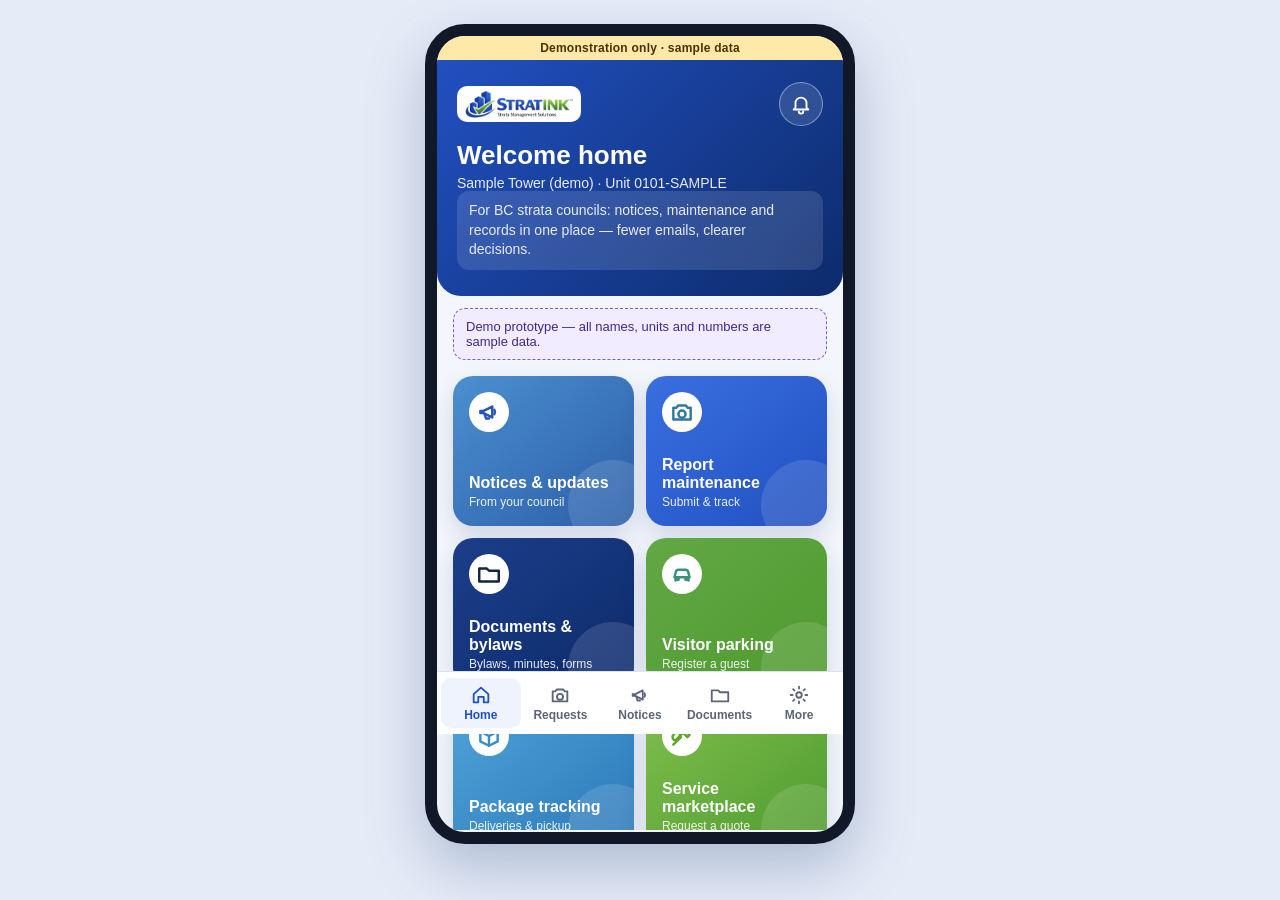
<file: app/index.html>
<!DOCTYPE html><html lang="en" dir="ltr"><head><meta charset="UTF-8"><meta name="robots" content="noindex, noai, noimageai"><meta name="viewport" content="width=device-width,initial-scale=1"><title>STRATINK™ prototype</title><link rel="stylesheet" href="app.css?v=3"></head>
<body><div class="device"><div class="demo-strip" role="note">Demonstration only · sample data</div><div id="app" class="app"></div></div><div id="toast" role="status" aria-live="polite"></div><script src="app.js?v=3"></script></body></html>
</file>
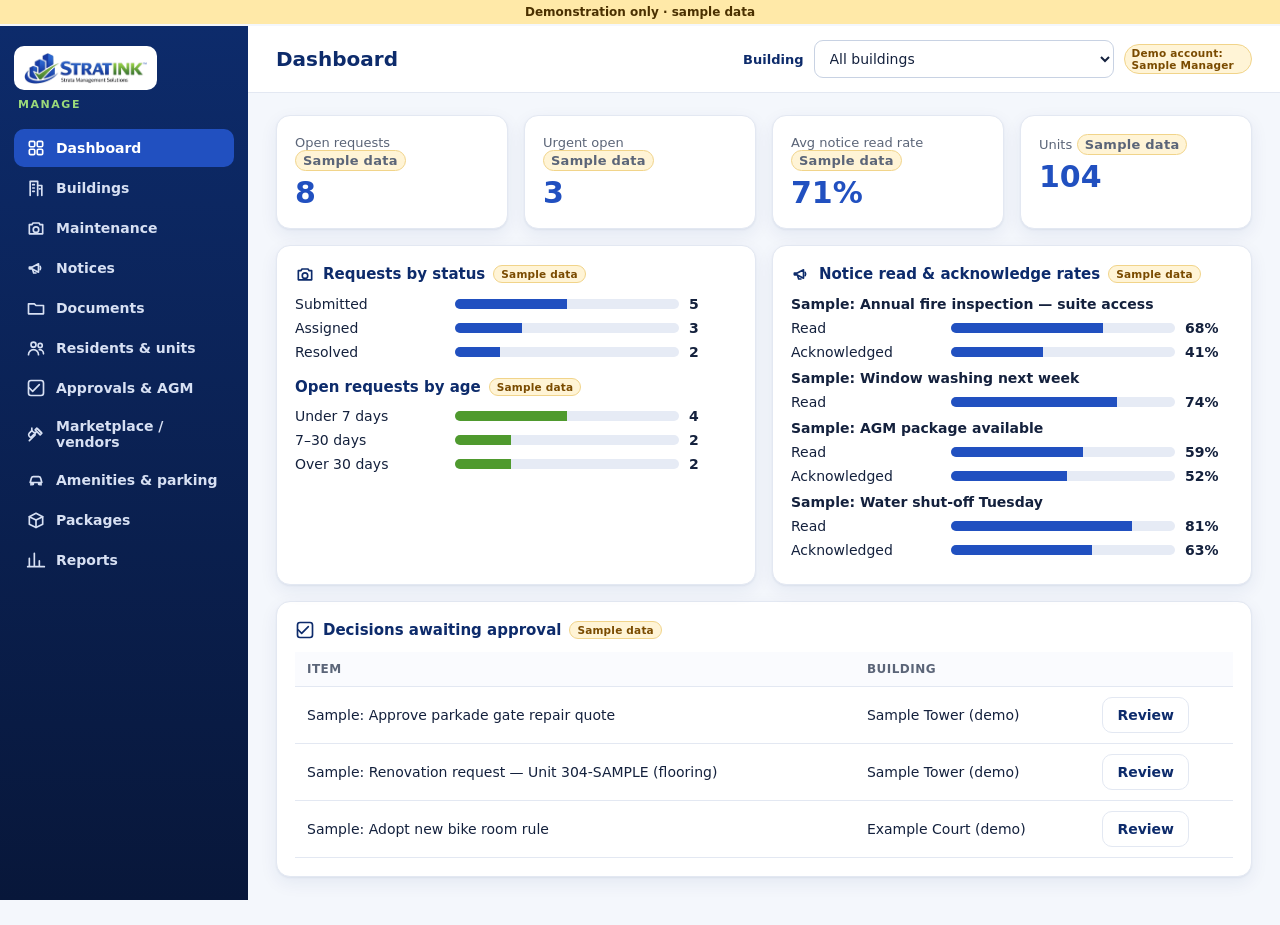
<file: manage/index.html>
<!DOCTYPE html><html lang="en"><head><meta charset="UTF-8"><meta name="viewport" content="width=device-width,initial-scale=1"><meta name="robots" content="noindex, noai, noimageai"><title>STRATINK™ Manage (demo)</title><link rel="stylesheet" href="manage.css"></head>
<body><div class="demo-strip" role="note">Demonstration only · sample data</div><div class="shell"><aside class="side" aria-label="Sidebar"><img class="logo" src="logo_transparent.png" alt="STRATINK™" width="170" height="44"><p class="prod">Manage</p><nav id="nav" aria-label="Main"></nav></aside><div class="main"><header class="bar" id="bar"></header><main id="view" tabindex="-1"></main></div></div><div id="toast" role="status" aria-live="polite"></div><script src="manage.js"></script></body></html>
</file>
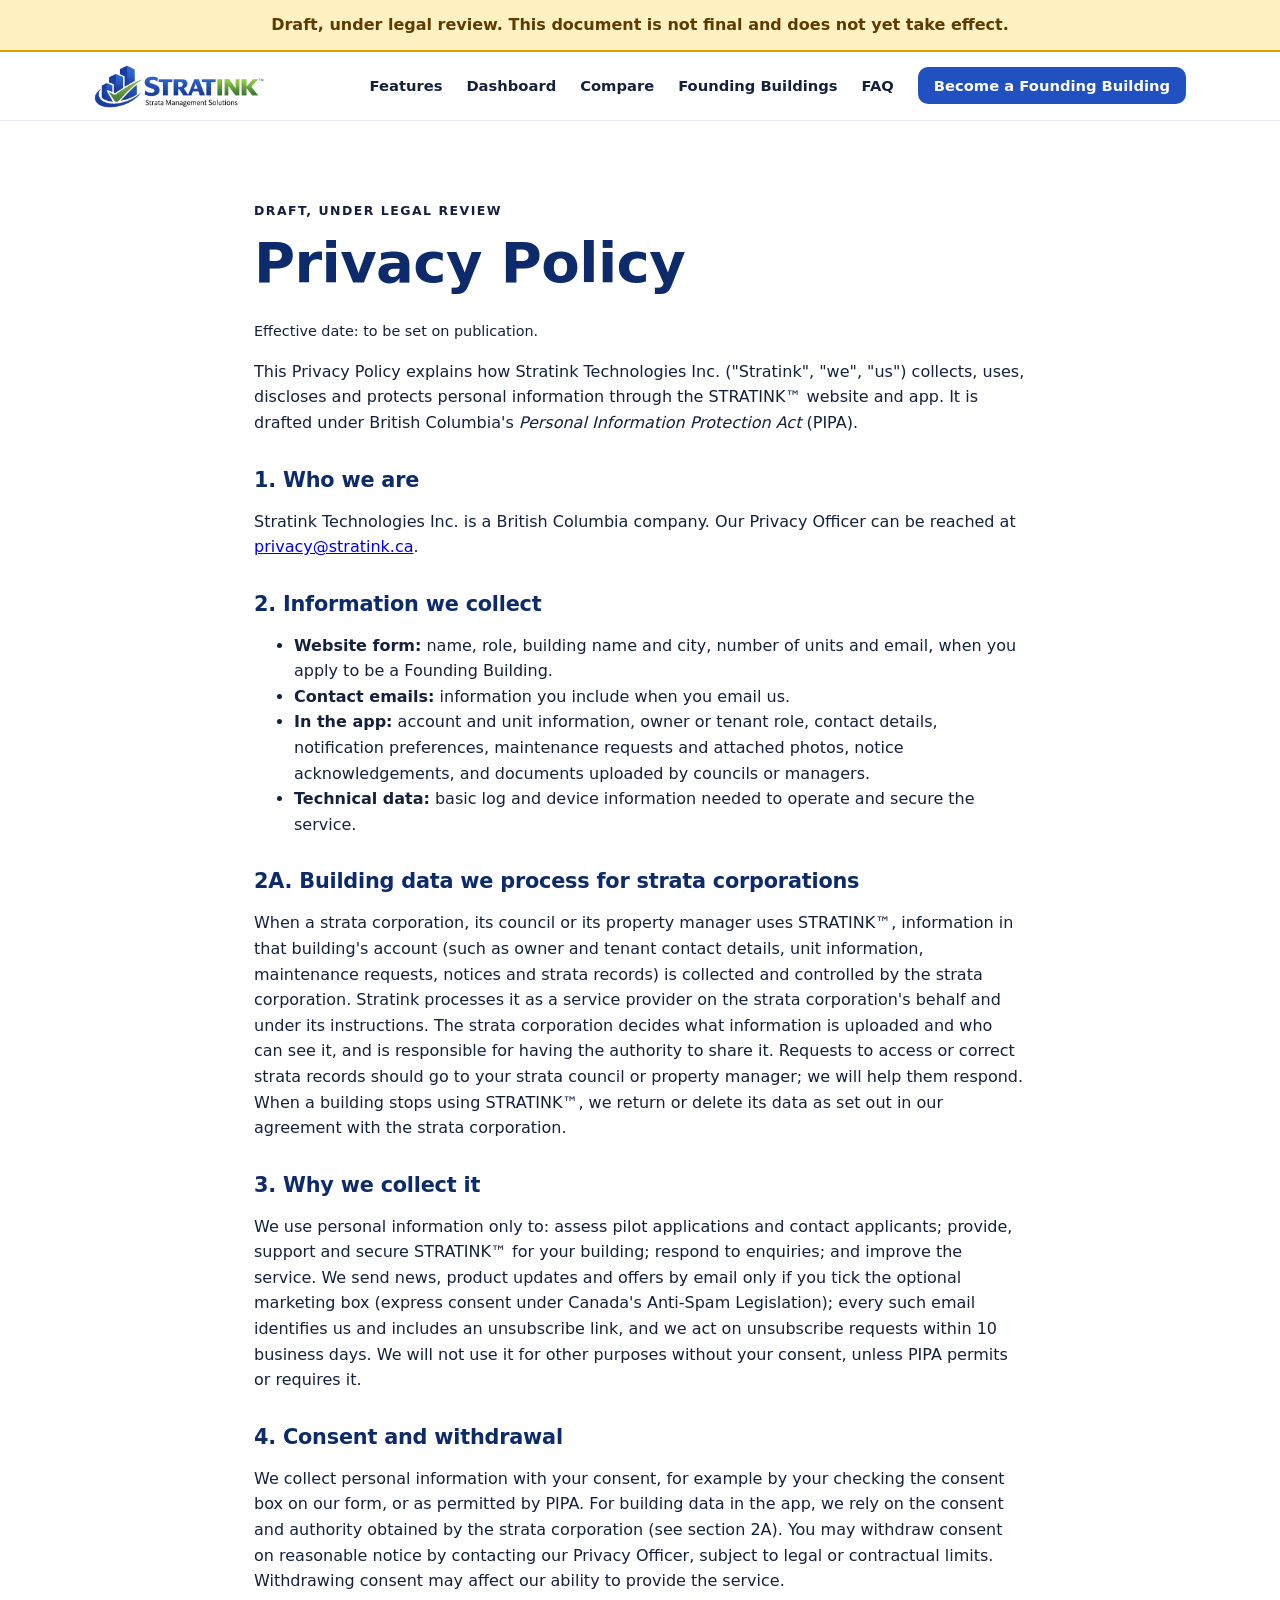
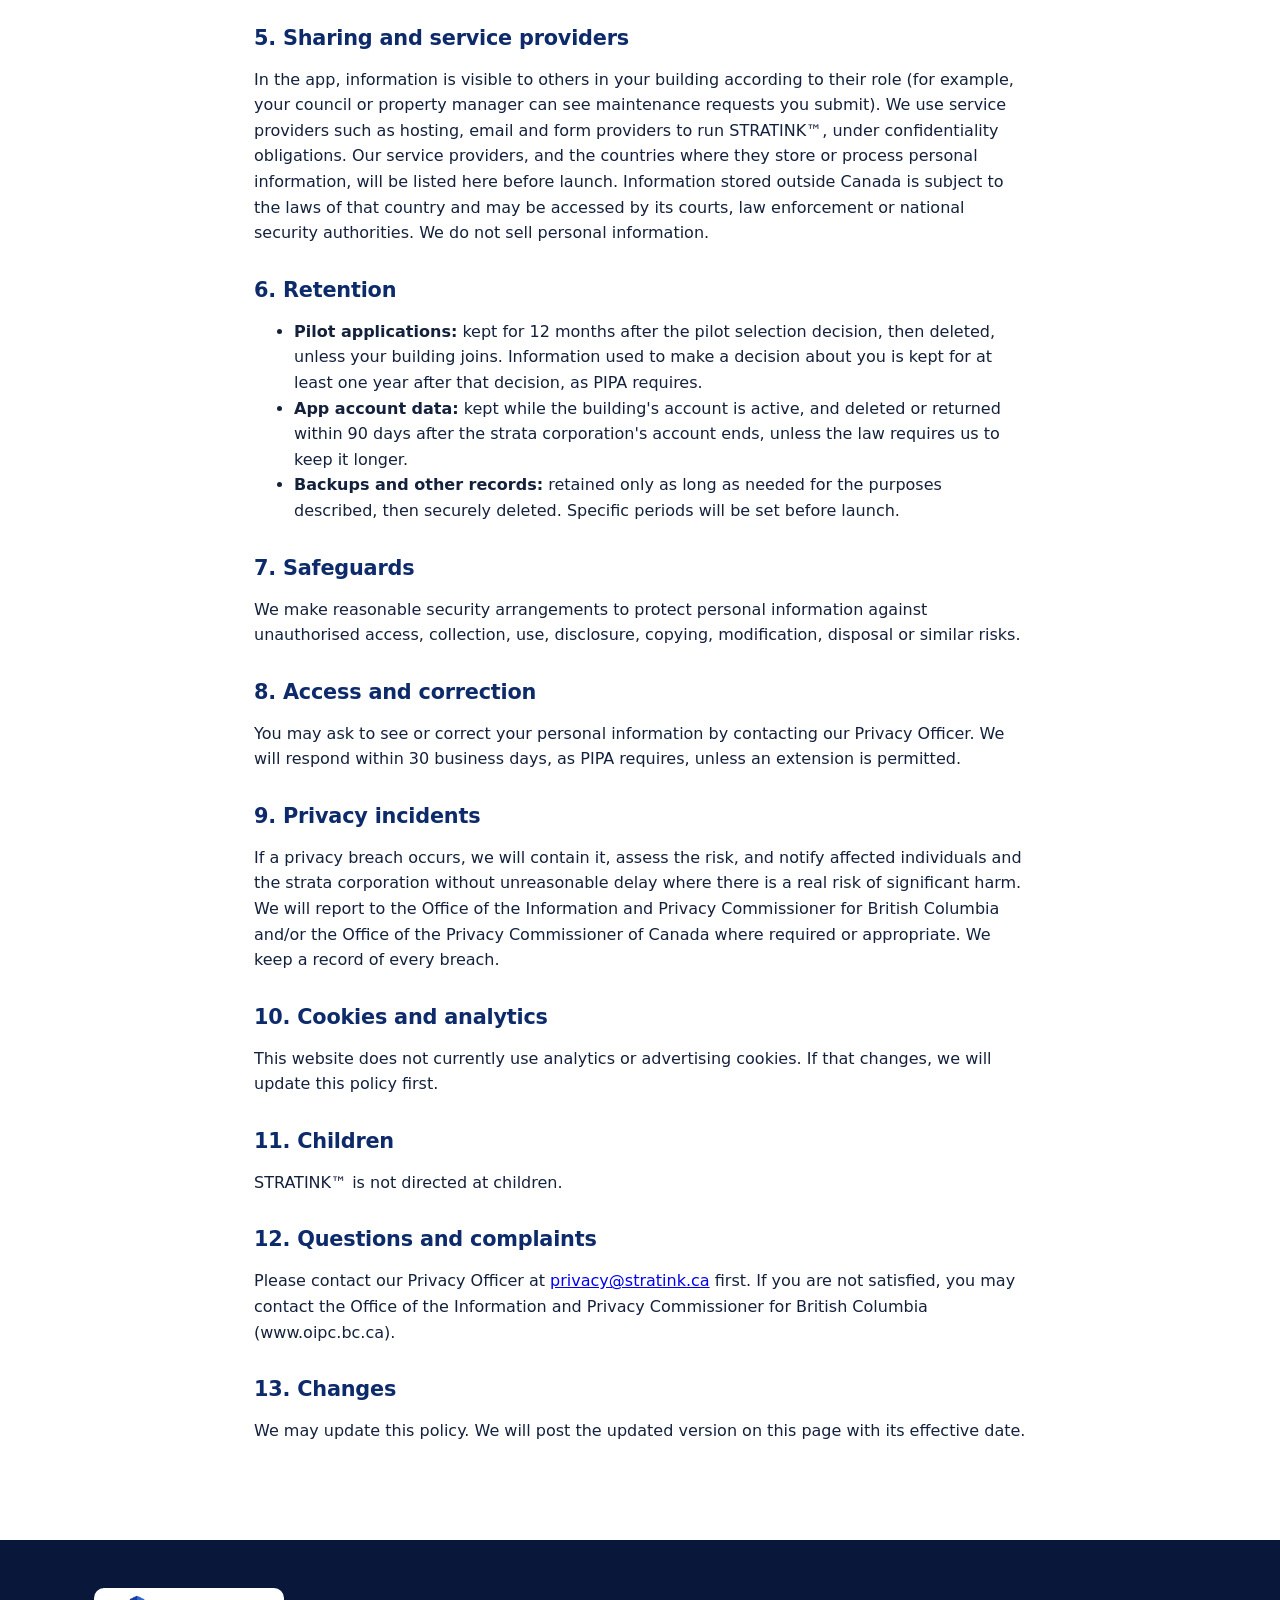
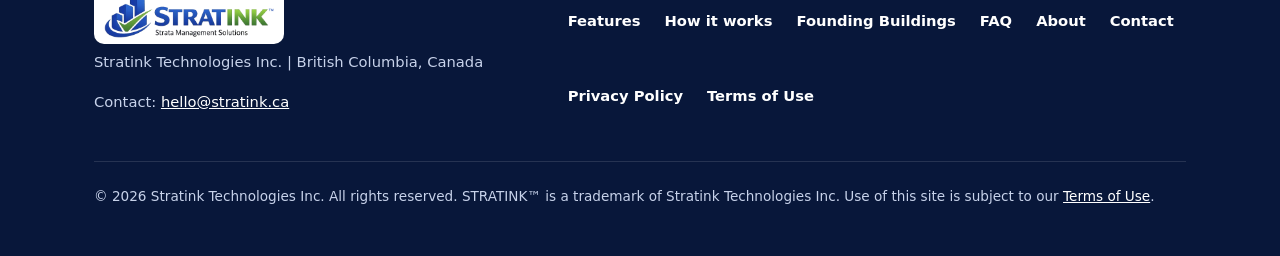
<file: privacy.html>
<!doctype html><html lang="en"><head><meta charset="utf-8"><meta name="robots" content="index, follow, noai, noimageai"><meta name="viewport" content="width=device-width,initial-scale=1">
<title>Privacy Policy | STRATINK™</title><meta name="description" content="STRATINK™ brings residents, strata councils and local service providers together in one simple app, built in British Columbia for BC strata buildings."><link rel="stylesheet" href="styles.css"></head><body>
<div class="draft-banner" role="note">Draft, under legal review. This document is not final and does not yet take effect.</div>
<a class="skip" href="#main">Skip to content</a>
<header class="top"><div class="wrap"><a class="logo" href="index.html"><img src="logo_transparent.png" alt="STRATINK™" width="185" height="48"></a><nav aria-label="Main"><a href="index.html#features">Features</a><a href="index.html#dashboard">Dashboard</a><a href="index.html#compare">Compare</a><a href="index.html#pilot">Founding Buildings</a><a href="index.html#faq">FAQ</a><a class="nav-cta" href="index.html#pilot">Become a Founding Building</a></nav></div></header>
<main id="main"><section class="plain"><div class="wrap narrow legal-doc"><p class="eyebrow">Draft, under legal review</p><h1 style="color:var(--navy)">Privacy Policy</h1><p class="muted-note">Effective date: to be set on publication.</p><p>This Privacy Policy explains how Stratink Technologies Inc. ("Stratink", "we", "us") collects, uses, discloses and protects personal information through the STRATINK™ website and app. It is drafted under British Columbia's <em>Personal Information Protection Act</em> (PIPA).</p>
<h2>1. Who we are</h2><p>Stratink Technologies Inc. is a British Columbia company. Our Privacy Officer can be reached at <a href="mailto:privacy@stratink.ca">privacy@stratink.ca</a>.</p>
<h2>2. Information we collect</h2><ul><li><strong>Website form:</strong> name, role, building name and city, number of units and email, when you apply to be a Founding Building.</li><li><strong>Contact emails:</strong> information you include when you email us.</li><li><strong>In the app:</strong> account and unit information, owner or tenant role, contact details, notification preferences, maintenance requests and attached photos, notice acknowledgements, and documents uploaded by councils or managers.</li><li><strong>Technical data:</strong> basic log and device information needed to operate and secure the service.</li></ul>
<h2>2A. Building data we process for strata corporations</h2><p>When a strata corporation, its council or its property manager uses STRATINK™, information in that building's account (such as owner and tenant contact details, unit information, maintenance requests, notices and strata records) is collected and controlled by the strata corporation. Stratink processes it as a service provider on the strata corporation's behalf and under its instructions. The strata corporation decides what information is uploaded and who can see it, and is responsible for having the authority to share it. Requests to access or correct strata records should go to your strata council or property manager; we will help them respond. When a building stops using STRATINK™, we return or delete its data as set out in our agreement with the strata corporation.</p>
<h2>3. Why we collect it</h2><p>We use personal information only to: assess pilot applications and contact applicants; provide, support and secure STRATINK™ for your building; respond to enquiries; and improve the service. We send news, product updates and offers by email only if you tick the optional marketing box (express consent under Canada's Anti-Spam Legislation); every such email identifies us and includes an unsubscribe link, and we act on unsubscribe requests within 10 business days. We will not use it for other purposes without your consent, unless PIPA permits or requires it.</p>
<h2>4. Consent and withdrawal</h2><p>We collect personal information with your consent, for example by your checking the consent box on our form, or as permitted by PIPA. For building data in the app, we rely on the consent and authority obtained by the strata corporation (see section 2A). You may withdraw consent on reasonable notice by contacting our Privacy Officer, subject to legal or contractual limits. Withdrawing consent may affect our ability to provide the service.</p>
<h2>5. Sharing and service providers</h2><p>In the app, information is visible to others in your building according to their role (for example, your council or property manager can see maintenance requests you submit). We use service providers such as hosting, email and form providers to run STRATINK™, under confidentiality obligations. Our service providers, and the countries where they store or process personal information, will be listed here before launch. Information stored outside Canada is subject to the laws of that country and may be accessed by its courts, law enforcement or national security authorities. We do not sell personal information.</p>
<h2>6. Retention</h2><ul><li><strong>Pilot applications:</strong> kept for 12 months after the pilot selection decision, then deleted, unless your building joins. Information used to make a decision about you is kept for at least one year after that decision, as PIPA requires.</li><li><strong>App account data:</strong> kept while the building's account is active, and deleted or returned within 90 days after the strata corporation's account ends, unless the law requires us to keep it longer.</li><li><strong>Backups and other records:</strong> retained only as long as needed for the purposes described, then securely deleted. Specific periods will be set before launch.</li></ul><h2>7. Safeguards</h2><p>We make reasonable security arrangements to protect personal information against unauthorised access, collection, use, disclosure, copying, modification, disposal or similar risks.</p>
<h2>8. Access and correction</h2><p>You may ask to see or correct your personal information by contacting our Privacy Officer. We will respond within 30 business days, as PIPA requires, unless an extension is permitted.</p>
<h2>9. Privacy incidents</h2><p>If a privacy breach occurs, we will contain it, assess the risk, and notify affected individuals and the strata corporation without unreasonable delay where there is a real risk of significant harm. We will report to the Office of the Information and Privacy Commissioner for British Columbia and/or the Office of the Privacy Commissioner of Canada where required or appropriate. We keep a record of every breach.</p><h2>10. Cookies and analytics</h2><p>This website does not currently use analytics or advertising cookies. If that changes, we will update this policy first.</p>
<h2>11. Children</h2><p>STRATINK™ is not directed at children.</p>
<h2>12. Questions and complaints</h2><p>Please contact our Privacy Officer at <a href="mailto:privacy@stratink.ca">privacy@stratink.ca</a> first. If you are not satisfied, you may contact the Office of the Information and Privacy Commissioner for British Columbia (www.oipc.bc.ca).</p>
<h2>13. Changes</h2><p>We may update this policy. We will post the updated version on this page with its effective date.</p></div></section></main>
<footer><div class="wrap"><div class="fgrid"><div><span class="flogo"><a class="logo" href="index.html"><img src="logo_transparent.png" alt="STRATINK™" width="185" height="48"></a></span><p>Stratink Technologies Inc. | British Columbia, Canada</p><p>Contact: <a href="mailto:hello@stratink.ca">hello@stratink.ca</a></p></div>
<nav aria-label="Footer"><a href="index.html#features">Features</a><a href="index.html#how">How it works</a><a href="index.html#pilot">Founding Buildings</a><a href="index.html#faq">FAQ</a><a href="index.html#about">About</a><a href="mailto:hello@stratink.ca">Contact</a><a href="privacy.html">Privacy Policy</a><a href="terms.html">Terms of Use</a></nav></div>
<p class="legal">© 2026 Stratink Technologies Inc. All rights reserved. STRATINK™ is a trademark of Stratink Technologies Inc. Use of this site is subject to our <a href="terms.html">Terms of Use</a>.</p></div></footer></body></html>
</file>
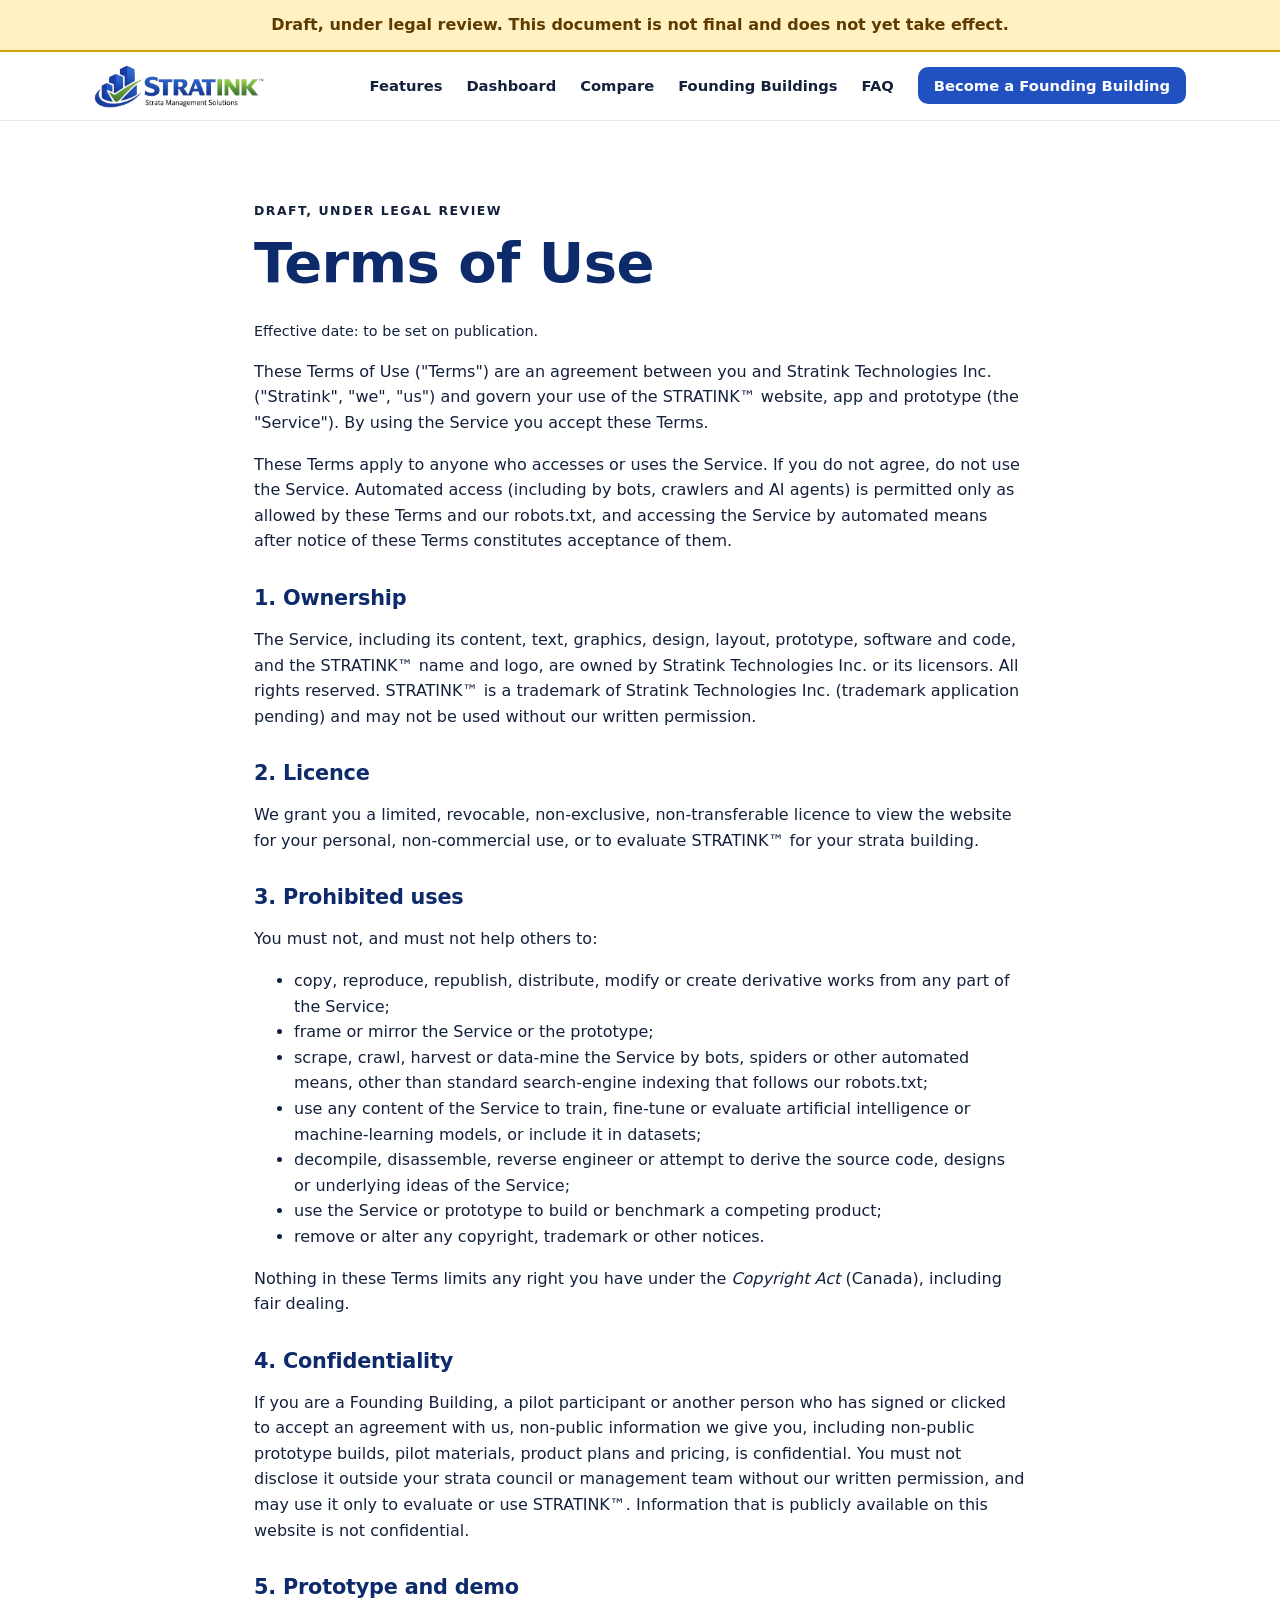
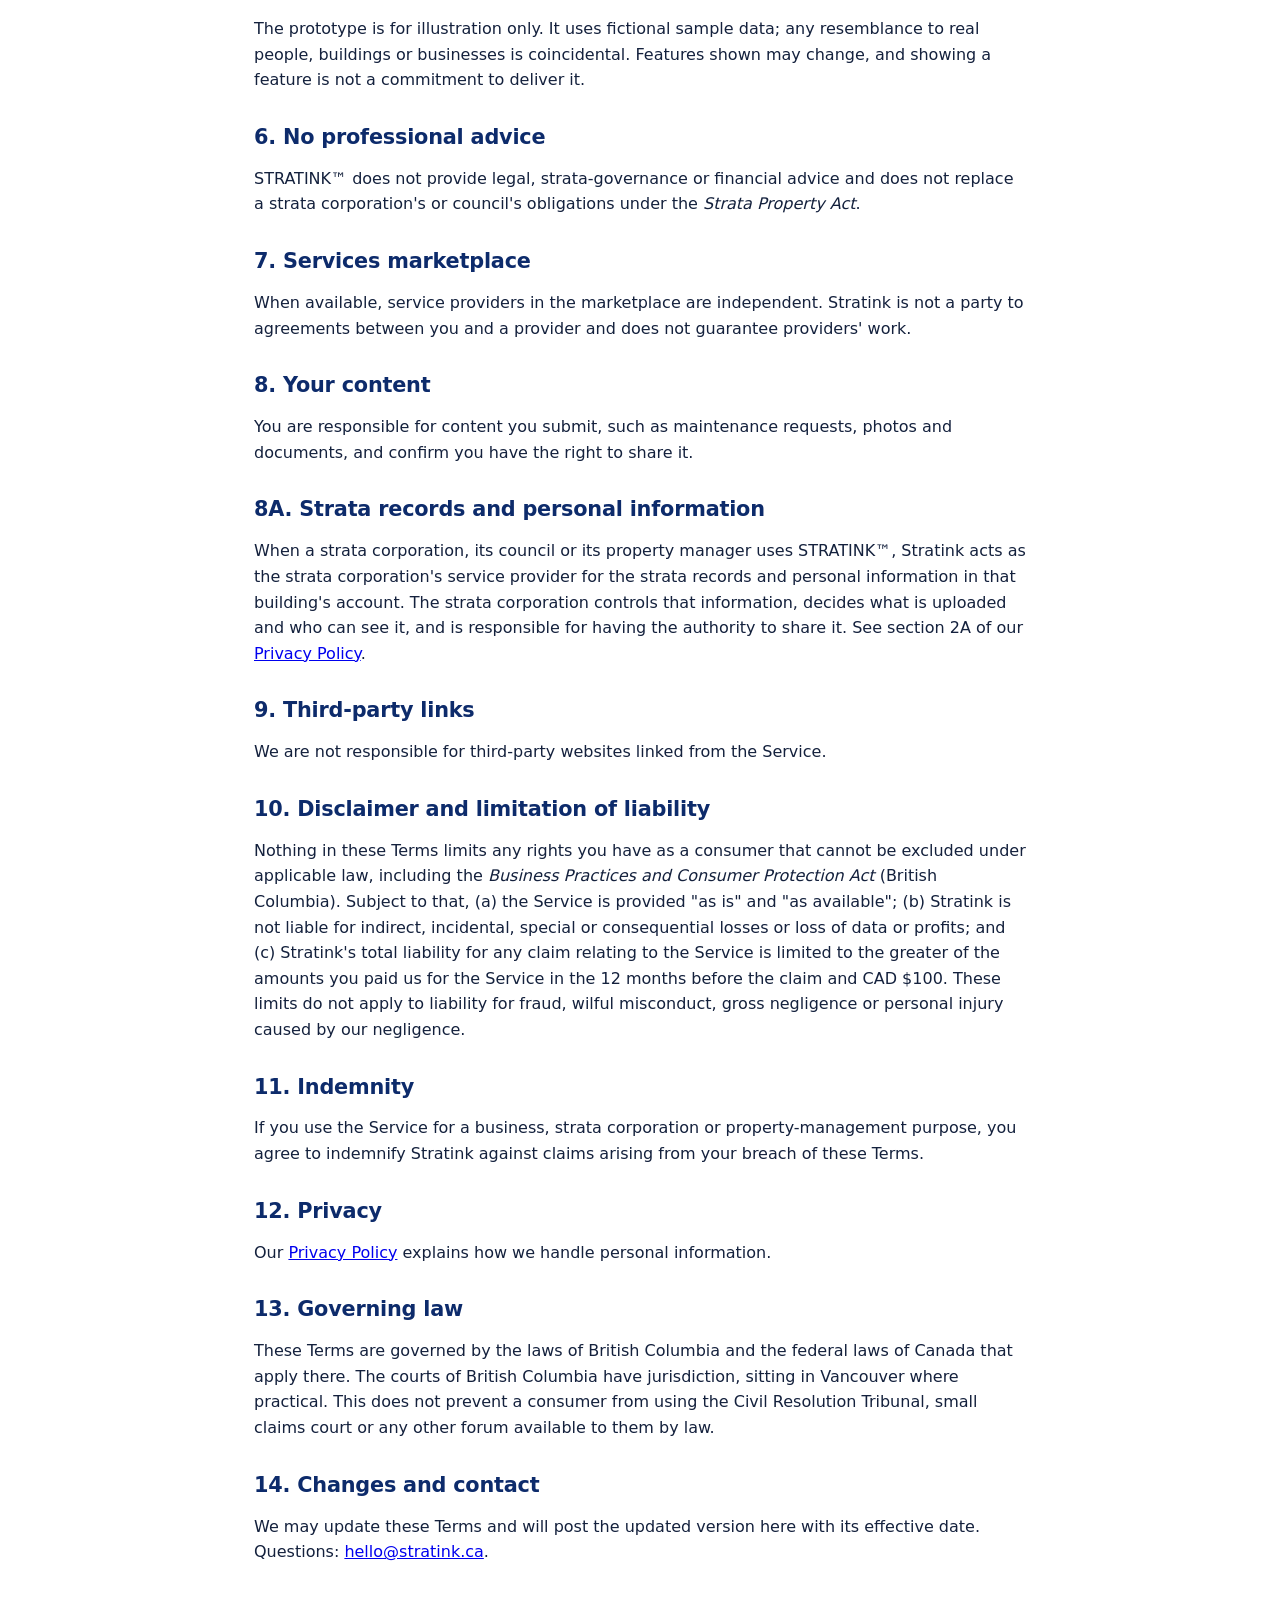
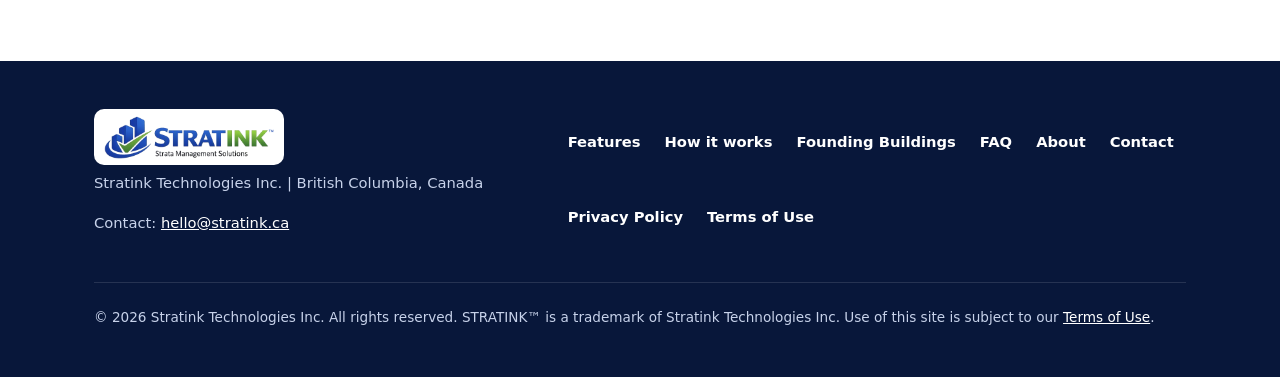
<file: terms.html>
<!doctype html><html lang="en"><head><meta charset="utf-8"><meta name="robots" content="index, follow, noai, noimageai"><meta name="viewport" content="width=device-width,initial-scale=1">
<title>Terms of Use | STRATINK™</title><meta name="description" content="STRATINK™ brings residents, strata councils and local service providers together in one simple app, built in British Columbia for BC strata buildings."><link rel="stylesheet" href="styles.css"></head><body>
<div class="draft-banner" role="note">Draft, under legal review. This document is not final and does not yet take effect.</div>
<a class="skip" href="#main">Skip to content</a>
<header class="top"><div class="wrap"><a class="logo" href="index.html"><img src="logo_transparent.png" alt="STRATINK™" width="185" height="48"></a><nav aria-label="Main"><a href="index.html#features">Features</a><a href="index.html#dashboard">Dashboard</a><a href="index.html#compare">Compare</a><a href="index.html#pilot">Founding Buildings</a><a href="index.html#faq">FAQ</a><a class="nav-cta" href="index.html#pilot">Become a Founding Building</a></nav></div></header>
<main id="main"><section class="plain"><div class="wrap narrow legal-doc"><p class="eyebrow">Draft, under legal review</p><h1 style="color:var(--navy)">Terms of Use</h1><p class="muted-note">Effective date: to be set on publication.</p><p>These Terms of Use ("Terms") are an agreement between you and Stratink Technologies Inc. ("Stratink", "we", "us") and govern your use of the STRATINK™ website, app and prototype (the "Service"). By using the Service you accept these Terms.</p><p>These Terms apply to anyone who accesses or uses the Service. If you do not agree, do not use the Service. Automated access (including by bots, crawlers and AI agents) is permitted only as allowed by these Terms and our robots.txt, and accessing the Service by automated means after notice of these Terms constitutes acceptance of them.</p>
<h2>1. Ownership</h2><p>The Service, including its content, text, graphics, design, layout, prototype, software and code, and the STRATINK™ name and logo, are owned by Stratink Technologies Inc. or its licensors. All rights reserved. STRATINK™ is a trademark of Stratink Technologies Inc. (trademark application pending) and may not be used without our written permission.</p>
<h2>2. Licence</h2><p>We grant you a limited, revocable, non-exclusive, non-transferable licence to view the website for your personal, non-commercial use, or to evaluate STRATINK™ for your strata building.</p>
<h2>3. Prohibited uses</h2><p>You must not, and must not help others to:</p><ul>
<li>copy, reproduce, republish, distribute, modify or create derivative works from any part of the Service;</li>
<li>frame or mirror the Service or the prototype;</li>
<li>scrape, crawl, harvest or data-mine the Service by bots, spiders or other automated means, other than standard search-engine indexing that follows our robots.txt;</li>
<li>use any content of the Service to train, fine-tune or evaluate artificial intelligence or machine-learning models, or include it in datasets;</li>
<li>decompile, disassemble, reverse engineer or attempt to derive the source code, designs or underlying ideas of the Service;</li>
<li>use the Service or prototype to build or benchmark a competing product;</li>
<li>remove or alter any copyright, trademark or other notices.</li></ul><p>Nothing in these Terms limits any right you have under the <em>Copyright Act</em> (Canada), including fair dealing.</p>
<h2>4. Confidentiality</h2><p>If you are a Founding Building, a pilot participant or another person who has signed or clicked to accept an agreement with us, non-public information we give you, including non-public prototype builds, pilot materials, product plans and pricing, is confidential. You must not disclose it outside your strata council or management team without our written permission, and may use it only to evaluate or use STRATINK™. Information that is publicly available on this website is not confidential.</p><h2>5. Prototype and demo</h2><p>The prototype is for illustration only. It uses fictional sample data; any resemblance to real people, buildings or businesses is coincidental. Features shown may change, and showing a feature is not a commitment to deliver it.</p>
<h2>6. No professional advice</h2><p>STRATINK™ does not provide legal, strata-governance or financial advice and does not replace a strata corporation's or council's obligations under the <em>Strata Property Act</em>.</p>
<h2>7. Services marketplace</h2><p>When available, service providers in the marketplace are independent. Stratink is not a party to agreements between you and a provider and does not guarantee providers' work.</p>
<h2>8. Your content</h2><p>You are responsible for content you submit, such as maintenance requests, photos and documents, and confirm you have the right to share it.</p>
<h2>8A. Strata records and personal information</h2><p>When a strata corporation, its council or its property manager uses STRATINK™, Stratink acts as the strata corporation's service provider for the strata records and personal information in that building's account. The strata corporation controls that information, decides what is uploaded and who can see it, and is responsible for having the authority to share it. See section 2A of our <a href="privacy.html">Privacy Policy</a>.</p>
<h2>9. Third-party links</h2><p>We are not responsible for third-party websites linked from the Service.</p>
<h2>10. Disclaimer and limitation of liability</h2><p>Nothing in these Terms limits any rights you have as a consumer that cannot be excluded under applicable law, including the <em>Business Practices and Consumer Protection Act</em> (British Columbia). Subject to that, (a) the Service is provided "as is" and "as available"; (b) Stratink is not liable for indirect, incidental, special or consequential losses or loss of data or profits; and (c) Stratink's total liability for any claim relating to the Service is limited to the greater of the amounts you paid us for the Service in the 12 months before the claim and CAD $100. These limits do not apply to liability for fraud, wilful misconduct, gross negligence or personal injury caused by our negligence.</p><h2>11. Indemnity</h2><p>If you use the Service for a business, strata corporation or property-management purpose, you agree to indemnify Stratink against claims arising from your breach of these Terms.</p><h2>12. Privacy</h2><p>Our <a href="privacy.html">Privacy Policy</a> explains how we handle personal information.</p>
<h2>13. Governing law</h2><p>These Terms are governed by the laws of British Columbia and the federal laws of Canada that apply there. The courts of British Columbia have jurisdiction, sitting in Vancouver where practical. This does not prevent a consumer from using the Civil Resolution Tribunal, small claims court or any other forum available to them by law.</p><h2>14. Changes and contact</h2><p>We may update these Terms and will post the updated version here with its effective date. Questions: <a href="mailto:hello@stratink.ca">hello@stratink.ca</a>.</p></div></section></main>
<footer><div class="wrap"><div class="fgrid"><div><span class="flogo"><a class="logo" href="index.html"><img src="logo_transparent.png" alt="STRATINK™" width="185" height="48"></a></span><p>Stratink Technologies Inc. | British Columbia, Canada</p><p>Contact: <a href="mailto:hello@stratink.ca">hello@stratink.ca</a></p></div>
<nav aria-label="Footer"><a href="index.html#features">Features</a><a href="index.html#how">How it works</a><a href="index.html#pilot">Founding Buildings</a><a href="index.html#faq">FAQ</a><a href="index.html#about">About</a><a href="mailto:hello@stratink.ca">Contact</a><a href="privacy.html">Privacy Policy</a><a href="terms.html">Terms of Use</a></nav></div>
<p class="legal">© 2026 Stratink Technologies Inc. All rights reserved. STRATINK™ is a trademark of Stratink Technologies Inc. Use of this site is subject to our <a href="terms.html">Terms of Use</a>.</p></div></footer></body></html>
</file>
<file: styles.css>
:root{--royal:#2150C0;--navy:#0D2B6B;--green:#4F9A2E;--ink:#14213D;--muted:#55627A;--line:#E3E8F2;--soft:#F5F8FD;--s1:8px;--s2:16px;--s3:24px;--s4:32px;--s5:48px;--s6:80px;--r:16px;--shadow:0 1px 2px rgba(13,43,107,.06),0 8px 24px rgba(13,43,107,.08)}
*{box-sizing:border-box}html{scroll-behavior:smooth}
body{margin:0;font-family:Inter,ui-sans-serif,system-ui,-apple-system,"Segoe UI",Roboto,Arial,sans-serif;color:var(--ink);line-height:1.6;-webkit-font-smoothing:antialiased}
.wrap{max-width:1140px;margin:0 auto;padding:0 var(--s3)}.narrow{max-width:820px}
h1,h2,h3{line-height:1.2;margin:0 0 var(--s2);letter-spacing:-.01em}h1{font-size:clamp(2.2rem,5vw,3.5rem);font-weight:800}h2{font-size:clamp(1.6rem,3vw,2.25rem);color:var(--navy);font-weight:800}h3{font-size:1.1rem}
p{margin:0 0 var(--s2)}
.skip{position:absolute;left:-999px}.skip:focus{left:var(--s2);top:var(--s2);background:#fff;padding:var(--s1) var(--s2);z-index:100}
.top{position:sticky;top:0;z-index:50;background:rgba(255,255,255,.92);backdrop-filter:blur(8px);border-bottom:1px solid var(--line)}
.top .wrap{display:flex;align-items:center;justify-content:space-between;height:68px}
.logo{font-weight:900;font-size:1.25rem;color:var(--navy);text-decoration:none;letter-spacing:.04em}.logo span{color:var(--green)}
nav a{color:var(--ink);text-decoration:none;font-weight:600;font-size:.92rem;margin-left:var(--s3)}nav a:hover{color:var(--royal)}
.nav-cta{background:var(--royal);color:#fff!important;padding:10px 16px;border-radius:10px}
section{padding:var(--s6) 0}.alt{background:var(--soft)}.plain{background:#fff}
.eyebrow{text-transform:uppercase;letter-spacing:.12em;font-size:.78rem;font-weight:800;color:var(--green);margin-bottom:var(--s1)}
.hero{background:radial-gradient(1200px 500px at 85% -10%,rgba(79,154,46,.35),transparent 60%),linear-gradient(135deg,var(--royal),var(--navy));color:#fff;padding:96px 0 104px}
.hero .eyebrow{color:#B9E59E}.hero .lead{font-size:1.2rem;max-width:680px;opacity:.92;margin-bottom:var(--s4)}
.ctas{display:flex;flex-wrap:wrap;gap:12px}
.btn{display:inline-block;padding:14px 24px;border-radius:12px;font-weight:700;text-decoration:none;border:0;font-size:1rem;cursor:pointer;transition:transform .15s,box-shadow .15s}
.btn:hover{transform:translateY(-1px)}
.btn-primary{background:linear-gradient(180deg,#5AAE35,var(--green));color:#fff;box-shadow:0 6px 16px rgba(79,154,46,.35)}
.btn-ghost{color:#fff;border:2px solid rgba(255,255,255,.75);background:rgba(255,255,255,.06)}
:focus-visible{outline:3px solid #FFC83D;outline-offset:2px}
.grid{display:grid;gap:var(--s3);grid-template-columns:repeat(4,1fr);margin-top:var(--s4)}.g3{grid-template-columns:repeat(3,1fr)}.g2{grid-template-columns:repeat(2,1fr)}
.card{background:#fff;border:1px solid var(--line);border-radius:var(--r);padding:var(--s3);box-shadow:var(--shadow)}
.card h3{color:var(--navy)}.card p{color:var(--muted);margin:0}
#councils .card{border-top:4px solid var(--royal)}#residents .card{border-top:4px solid var(--green)}
.icon{display:inline-grid;place-items:center;width:48px;height:48px;border-radius:12px;background:linear-gradient(135deg,#E7EEFC,#DDEBD5);color:var(--royal);margin-bottom:var(--s2)}.icon svg{width:26px;height:26px}
.badge{display:inline-block;vertical-align:middle;margin-left:6px;font-size:.7rem;font-weight:800;text-transform:uppercase;letter-spacing:.05em;background:#FFF1D6;color:#7A4B00;padding:3px 8px;border-radius:999px}
mark.confirm{background:#FFF3B0;color:#5E3B00;border:1px dashed #D9A400;border-radius:6px;padding:1px 6px;font-size:.85em;font-weight:600}
.steps{list-style:none;padding:0}.step{position:relative;padding-top:var(--s5)}.num{position:absolute;top:var(--s3);left:var(--s3);width:36px;height:36px;border-radius:50%;background:linear-gradient(135deg,var(--royal),var(--navy));color:#fff;display:grid;place-items:center;font-weight:800;transform:translateY(-12px)}
.step h3{margin-top:var(--s2)}
.why-item{display:flex;gap:var(--s2);align-items:flex-start}.why-item .icon{flex:none}.why-item p{color:var(--muted)}
.lead-dark{font-size:1.15rem;color:var(--muted);max-width:760px}
.pilot-sec{background:linear-gradient(180deg,#EEF4FF,#F4FAEF)}
.pilot{display:grid;grid-template-columns:1.2fr 1fr;gap:var(--s5);align-items:start}
.offer{display:grid;grid-template-columns:1fr 1fr;gap:var(--s3);margin-top:var(--s3)}
.checks{list-style:none;padding:0;margin:0 0 var(--s2)}.checks li{padding-left:28px;position:relative;margin-bottom:var(--s1)}.checks li:before{content:"";position:absolute;left:0;top:5px;width:18px;height:18px;background:var(--green);-webkit-mask:url("data:image/svg+xml,%3Csvg xmlns='http://www.w3.org/2000/svg' viewBox='0 0 24 24' fill='none' stroke='black' stroke-width='2.6' stroke-linecap='round' stroke-linejoin='round'%3E%3Cpath d='M5 12.5l4.5 4.5L19 7.5'/%3E%3C/svg%3E") center/contain no-repeat;mask:url("data:image/svg+xml,%3Csvg xmlns='http://www.w3.org/2000/svg' viewBox='0 0 24 24' fill='none' stroke='black' stroke-width='2.6' stroke-linecap='round' stroke-linejoin='round'%3E%3Cpath d='M5 12.5l4.5 4.5L19 7.5'/%3E%3C/svg%3E") center/contain no-repeat}
form{background:#fff;border-radius:var(--r);padding:var(--s4);box-shadow:0 12px 40px rgba(13,43,107,.12);display:grid;gap:var(--s2)}
label{display:block;font-weight:600;margin-bottom:6px;font-size:.92rem}
input,select{width:100%;padding:12px 14px;border:1.5px solid #CBD4E4;border-radius:10px;font:inherit}
.note{background:#FFF7E0;border:1px solid #F0D27A;border-radius:10px;padding:10px 12px;font-size:.88rem;margin:0}
.faq details{background:#fff;border:1px solid var(--line);border-radius:12px;margin-bottom:12px;box-shadow:var(--shadow)}
.faq summary{cursor:pointer;padding:18px 20px;font-weight:700;color:var(--navy);list-style:none;position:relative}.faq summary::-webkit-details-marker{display:none}
.faq summary:after{content:"+";position:absolute;right:20px;font-size:1.3rem;color:var(--royal)}.faq details[open] summary:after{content:"–"}
.faq details p{padding:0 20px 18px;color:var(--muted);margin:0}
.investors{background:linear-gradient(135deg,var(--navy),#081A44);color:#fff}.investors h2{color:#fff}.investors .note{color:#000;display:inline-block;margin-left:12px}
.try{text-align:center;background:#fff}.phone-frame{width:min(390px,100%);aspect-ratio:390/780;margin:var(--s3) auto;border:12px solid #0D2B6B;border-radius:40px;overflow:hidden;box-shadow:0 24px 60px rgba(13,43,107,.25);background:#fff}.phone-frame iframe{width:100%;height:100%;border:0;display:block}
footer{background:#08173A;color:#C7D2EA;padding:var(--s5) 0 var(--s4);font-size:.92rem}
footer .logo{color:#fff}.fgrid{display:grid;grid-template-columns:1fr 1.4fr;gap:var(--s4)}
footer nav{display:flex;flex-wrap:wrap;gap:var(--s1) var(--s3);align-items:center}footer nav a{color:#fff;margin:0}
footer mark.confirm{font-size:.75em}.legal{border-top:1px solid rgba(255,255,255,.12);margin-top:var(--s4);padding-top:var(--s3);font-size:.85rem}
@media(max-width:960px){.grid,.g3{grid-template-columns:repeat(2,1fr)}.pilot,.fgrid{grid-template-columns:1fr}nav a:not(.nav-cta){display:none}}
@media(max-width:600px){.grid,.g3,.g2,.offer{grid-template-columns:1fr}section{padding:var(--s5) 0}.hero{padding:64px 0}}

/* Icon tile treatment from the original prototype: white circle, coloured stroke icon */
.icon{border-radius:50%;background:#fff;box-shadow:0 4px 12px rgba(13,43,107,.12);border:1px solid var(--line)}
/* PDF rebuild additions */
.logo img{height:44px;width:auto;display:block}.flogo .logo{display:inline-block;background:#fff;border-radius:10px;padding:6px 10px}
.g4{grid-template-columns:repeat(4,1fr)}
.card.is-soon{background:#FAFBFD}.card.is-soon .icon{color:#7A8499}
.callout{margin-top:var(--s4);background:linear-gradient(90deg,#EAF0FC,#EEF7E9);border-left:4px solid var(--green);padding:var(--s2) var(--s3);border-radius:10px;font-weight:600;color:var(--navy)}
.muted-note{margin-top:var(--s3);color:var(--muted);font-size:.9rem}
.overview-list{list-style:none;padding:0;display:grid;grid-template-columns:repeat(5,1fr);gap:var(--s2);margin-top:var(--s4)}.overview-list .card{position:relative}.overview-list .badge{margin:var(--s1) 0 0}

.table-wrap{overflow-x:auto;margin-top:var(--s4);border-radius:var(--r);box-shadow:var(--shadow);border:1px solid var(--line)}
.cmp{width:100%;border-collapse:collapse;background:#fff;font-size:.95rem}.cmp th,.cmp td{padding:14px 16px;border-bottom:1px solid var(--line);text-align:left}
.cmp thead th{background:var(--navy);color:#fff;font-weight:700}.cmp thead th.us{background:var(--royal)}.cmp td.us{background:#F1F5FD;font-weight:600}
.cmp tbody th{font-weight:600;color:var(--ink)}
.yes{color:#2F6B16;font-weight:700}.no{color:#8A93A6}.part{color:#7A4B00}
.sr{position:absolute;width:1px;height:1px;overflow:hidden;clip:rect(0 0 0 0)}
.draft-banner{background:#FFF1C2;border-bottom:2px solid #D9A400;color:#5E3B00;text-align:center;padding:12px var(--s3);font-weight:800}
.legal-doc h2{font-size:1.3rem;margin-top:var(--s4)}.legal-doc p,.legal-doc li{color:var(--ink)}
@media(max-width:960px){.g4,.overview-list{grid-template-columns:repeat(2,1fr)}}
@media(max-width:600px){.g4,.overview-list{grid-template-columns:1fr}}
.consent-notice{font-size:.85rem;color:var(--muted);background:var(--soft);border-radius:10px;padding:12px;margin:0}
.consent{display:flex;gap:10px;align-items:flex-start}.consent input{width:20px;height:20px;margin-top:3px;flex:none}.consent label{font-weight:500;font-size:.88rem}
footer a{color:#fff;text-decoration:underline}footer nav a{text-decoration:none}
.tabs{display:inline-flex;gap:4px;background:#EEF2FA;padding:4px;border-radius:12px;margin:var(--s2) 0 var(--s3)}
.tabs [role=tab]{border:0;background:none;font:inherit;font-weight:700;padding:10px 18px;border-radius:9px;cursor:pointer;color:var(--navy)}
.tabs [role=tab][aria-selected=true]{background:#fff;color:var(--royal);box-shadow:var(--shadow)}
.browser-frame{max-width:1040px;margin:0 auto var(--s3);border-radius:14px;overflow:hidden;border:1px solid #CBD4E4;box-shadow:0 24px 60px rgba(13,43,107,.2);background:#fff}
.browser-bar{display:flex;align-items:center;gap:6px;background:#EEF2F8;padding:10px 14px;border-bottom:1px solid #DDE3EE}.browser-bar i{width:11px;height:11px;border-radius:50%;background:#C9D1DF}.browser-bar span{margin-left:12px;background:#fff;border-radius:6px;padding:3px 12px;font-size:.8rem;color:var(--muted)}
.browser-view{position:relative;overflow:hidden;aspect-ratio:1440/900}.browser-view iframe{position:absolute;top:0;left:0;width:1440px;height:900px;border:0;transform-origin:0 0}
</file>
<file: app/app.css>
:root{--royal:#2150C0;--navy:#0D2B6B;--green:#4F9A2E;--bg:#F3F6FC;--text:#1A2233;--muted:#5B6578;--line:#DCE3EF;--amber:#B26B00;--red:#B42318}
*{box-sizing:border-box}html,body{margin:0}body{font-family:Inter,"Segoe UI",Arial,sans-serif;background:#E6ECF7;color:var(--text)}
.device{max-width:430px;margin:0 auto;min-height:100vh;background:var(--bg);position:relative}
@media(min-width:600px){body{padding:24px 0}.device{border:12px solid #111827;border-radius:40px;min-height:820px;height:820px;overflow:hidden;box-shadow:0 24px 60px rgba(13,43,107,.25)}.app{height:100%;overflow-y:auto}}
.app{padding-bottom:96px}
.top{background:linear-gradient(135deg,var(--royal),var(--navy));color:#fff;padding:22px 20px 26px;border-radius:0 0 24px 24px}
.top.council{background:linear-gradient(135deg,var(--navy),#071a42)}
.brand{font-weight:900;letter-spacing:.5px;font-size:15px}.brand b{color:#9BD97A}
.row{display:flex;align-items:center;gap:10px}.between{justify-content:space-between}
.top h1{font-size:26px;margin:14px 0 4px}.top p{margin:0;opacity:.9;font-size:14px}
.value{margin-top:12px;background:rgba(255,255,255,.14);border-radius:12px;padding:10px 12px;font-size:13px;line-height:1.4}
.iconbtn{width:44px;height:44px;border-radius:50%;border:1px solid rgba(255,255,255,.4);background:rgba(255,255,255,.12);color:#fff;font-size:18px;cursor:pointer;display:grid;place-items:center}
.sub{background:#fff;border-bottom:1px solid var(--line);padding:14px 16px;position:sticky;top:0;z-index:5}
.sub h1{font-size:19px;margin:0;color:var(--navy)}
.back{width:44px;height:44px;border-radius:12px;border:1px solid var(--line);background:#fff;font-size:22px;cursor:pointer;color:var(--navy)}
[dir=rtl] .back .chev{display:inline-block;transform:scaleX(-1)}
main{padding:16px}
h2{font-size:16px;color:var(--navy);margin:20px 0 10px}
.tiles{display:grid;grid-template-columns:1fr 1fr;gap:12px}
.tile{border:0;border-radius:20px;padding:16px;min-height:128px;color:#fff;text-align:start;cursor:pointer;display:flex;flex-direction:column;justify-content:space-between;font:inherit;text-decoration:none}
.tile .ic{width:40px;height:40px;border-radius:50%;background:#fff;display:grid;place-items:center;font-size:20px}
.tile b{font-size:16px}.tile small{opacity:.9;font-size:12px}
.t1{background:linear-gradient(140deg,#3A6FE0,var(--royal))}.t2{background:linear-gradient(140deg,#4C8FD0,#2B5EA8)}.t3{background:linear-gradient(140deg,#62A845,var(--green))}.t4{background:linear-gradient(140deg,#1C3E8A,var(--navy))}
.tile.wide{grid-column:1/-1;min-height:auto;flex-direction:row;align-items:center;gap:12px;justify-content:flex-start}
.card{background:#fff;border:1px solid var(--line);border-radius:16px;padding:14px;margin-bottom:10px}
a.card,button.card{display:block;width:100%;text-align:start;color:inherit;text-decoration:none;font:inherit;cursor:pointer}
.card h3{margin:0 0 4px;font-size:15px}.card p{margin:0;color:var(--muted);font-size:13px;line-height:1.45}
.tag{display:inline-block;font-size:11px;font-weight:800;padding:3px 8px;border-radius:999px;background:#FFF4D6;color:#7A4B00;border:1px solid #F1D48A}
.pill{display:inline-block;font-size:12px;font-weight:700;padding:3px 9px;border-radius:999px}
.s-submitted{background:#E8EEFC;color:var(--royal)}.s-assigned{background:#FFF1DB;color:var(--amber)}.s-resolved{background:#E6F4DF;color:#2F6B16}
label{display:block;font-weight:700;font-size:14px;margin:14px 0 6px;color:var(--navy)}
input,select,textarea{width:100%;font:inherit;font-size:16px;padding:12px;border:1.5px solid #C8D2E3;border-radius:12px;background:#fff;color:var(--text)}
textarea{min-height:96px}
.err{color:var(--red);font-size:13px;margin-top:4px;min-height:0}
[aria-invalid=true]{border-color:var(--red)}
.btn{display:block;width:100%;border:0;border-radius:14px;padding:14px;font:inherit;font-weight:800;font-size:16px;cursor:pointer;text-align:center;text-decoration:none;margin-top:16px}
.primary{background:var(--royal);color:#fff}.secondary{background:#EAF4E3;color:#2F6B16}.ghost{background:#fff;color:var(--navy);border:1.5px solid var(--line)}
:focus-visible{outline:3px solid #FFC83D;outline-offset:2px}
.tabbar{position:fixed;bottom:0;left:50%;transform:translateX(-50%);width:100%;max-width:430px;background:#fff;border-top:1px solid var(--line);display:flex;padding:6px 4px calc(6px + env(safe-area-inset-bottom));z-index:10}
@media(min-width:600px){.tabbar{position:sticky;transform:none;left:0}}
.tabbar a{flex:1;text-align:center;font-size:12px;color:var(--muted);text-decoration:none;padding:6px 2px;border-radius:10px;font-weight:700}
.tabbar a span{display:block;font-size:20px}.tabbar a[aria-current=page]{color:var(--royal);background:#EEF3FD}
.stats{display:grid;grid-template-columns:repeat(3,1fr);gap:8px}
.stat{background:#fff;border:1px solid var(--line);border-radius:14px;padding:10px;text-align:center}.stat b{display:block;font-size:22px;color:var(--royal)}.stat span{font-size:11px;color:var(--muted)}
.bar{height:8px;background:#E6EBF5;border-radius:99px;overflow:hidden;margin-top:6px}.bar i{display:block;height:100%;background:var(--green)}
.timeline{list-style:none;padding:0;margin:8px 0}.timeline li{position:relative;padding:0 0 18px 30px}[dir=rtl] .timeline li{padding:0 30px 18px 0}
.timeline li:before{content:"";position:absolute;left:6px;top:4px;width:14px;height:14px;border-radius:50%;background:#C8D2E3}[dir=rtl] .timeline li:before{left:auto;right:6px}
.timeline li:after{content:"";position:absolute;left:12px;top:20px;bottom:0;width:2px;background:#E1E7F2}[dir=rtl] .timeline li:after{left:auto;right:12px}.timeline li:last-child:after{display:none}
.timeline li.done:before{background:var(--green)}.timeline li.now:before{background:var(--royal);box-shadow:0 0 0 4px #D8E3FB}
.timeline b{display:block;font-size:14px}.timeline small{color:var(--muted)}
.banner{background:#FFF4D6;border:1px solid #F1D48A;color:#5E3B00;border-radius:12px;padding:10px 12px;font-size:13px;margin:12px 16px 0}
.demo{background:#F1ECFF;border:1px dashed #7B5CD6;color:#3F2A88}
.doc{background:#fff;border:1px solid var(--line);border-radius:8px;padding:20px;font-family:Georgia,serif;font-size:14px;line-height:1.6;box-shadow:0 4px 14px rgba(0,0,0,.06)}
.chips{display:flex;gap:8px;flex-wrap:wrap}.chip{border:1.5px solid var(--line);background:#fff;border-radius:999px;padding:8px 12px;font:inherit;font-size:14px;cursor:pointer}.chip[aria-pressed=true]{background:var(--royal);color:#fff;border-color:var(--royal)}
.muted{color:var(--muted);font-size:13px}.center{text-align:center}
#toast{position:fixed;bottom:90px;left:50%;transform:translateX(-50%);background:var(--navy);color:#fff;padding:10px 16px;border-radius:12px;font-size:14px;display:none;z-index:20}
.sr{position:absolute;width:1px;height:1px;overflow:hidden;clip:rect(0 0 0 0)}
table{width:100%;border-collapse:collapse;font-size:13px}td,th{padding:6px;border-bottom:1px solid var(--line);text-align:start}
.back{display:grid;place-items:center;text-decoration:none;flex:none}
.tiles.big .tile{min-height:150px;position:relative;box-shadow:0 10px 24px rgba(13,43,107,.15);overflow:hidden}
.tiles.big .tile:after{content:"";position:absolute;width:90px;height:90px;border-radius:50%;background:rgba(255,255,255,.12);inset-inline-end:-24px;bottom:-24px}
.tiles.big .tile.t4{grid-column:auto}
/* Icon treatment from the original prototype: white circle, coloured stroke icon */
.i{width:22px;height:22px;fill:none;stroke:currentColor;stroke-width:2;stroke-linecap:round;stroke-linejoin:round;vertical-align:-5px;flex:none}
.tile .ic{font-size:0}.tile .ic .i{width:26px;height:26px;stroke-width:2.25}
.t1 .ic{color:#2F79A0}.t2 .ic{color:#2854B5}.t3 .ic{color:#3C9179}.t4 .ic{color:#14253E}
.iconbtn .i{stroke:#fff}
.tabbar a span{font-size:0;display:flex;justify-content:center;margin-bottom:2px}.tabbar a .i{width:22px;height:22px}
.card .i{color:var(--royal)}
.brand-logo{height:36px;width:auto;background:#fff;border-radius:10px;padding:4px 8px;display:block}
.brand.row span{font-size:13px;opacity:.9}
.demo-strip{position:sticky;top:0;z-index:30;background:#FFE9A8;color:#4A3000;font-size:12px;font-weight:800;text-align:center;padding:5px 8px;letter-spacing:.02em}
@media(min-width:600px){.app{height:calc(100% - 26px)}}
.t5{background:linear-gradient(140deg,#4FA3D9,#2B78B8)}.t6{background:linear-gradient(140deg,#7FBF4E,#4F9A2E)}.t7{background:linear-gradient(140deg,#4BB5AA,#2A8A82)}
.t5 .ic{color:#388CCB}.t6 .ic{color:#5DA82C}.t7 .ic{color:#289B94}
a.card.row{gap:10px}
</file>
<file: manage/manage.css>
:root{--royal:#2150C0;--navy:#0D2B6B;--green:#4F9A2E;--ink:#14213D;--muted:#5B6578;--line:#E3E8F2;--bg:#F4F7FC;--amber:#B26B00;--red:#B42318;--shadow:0 1px 2px rgba(13,43,107,.06),0 6px 18px rgba(13,43,107,.07)}
*{box-sizing:border-box}html,body{margin:0;height:100%}body{font-family:Inter,ui-sans-serif,system-ui,-apple-system,"Segoe UI",Roboto,Arial,sans-serif;color:var(--ink);background:var(--bg);font-size:14px}
.demo-strip{background:#FFE9A8;color:#4A3000;font-size:12px;font-weight:800;text-align:center;padding:5px;position:sticky;top:0;z-index:50}
.shell{display:grid;grid-template-columns:248px 1fr;min-height:calc(100vh - 26px)}
.side{background:linear-gradient(180deg,var(--navy),#08173A);color:#C9D4EC;padding:20px 14px;position:sticky;top:26px;height:calc(100vh - 26px);overflow:auto}
.side .logo{background:#fff;border-radius:10px;padding:6px 10px;height:44px;width:auto;display:block}
.prod{margin:8px 4px 18px;font-size:11px;letter-spacing:.14em;text-transform:uppercase;font-weight:800;color:#9BD97A}
#nav a{display:flex;gap:10px;align-items:center;color:#D7E0F3;text-decoration:none;padding:9px 12px;border-radius:10px;font-weight:600;margin-bottom:2px}
#nav a:hover{background:rgba(255,255,255,.07)}#nav a[aria-current=page]{background:var(--royal);color:#fff}
.i{width:20px;height:20px;fill:none;stroke:currentColor;stroke-width:2;stroke-linecap:round;stroke-linejoin:round;flex:none;vertical-align:-4px}
.bar{display:flex;align-items:center;justify-content:space-between;padding:14px 28px;background:#fff;border-bottom:1px solid var(--line);position:sticky;top:26px;z-index:20}
.bar h1{margin:0;font-size:20px;color:var(--navy)}
.bar .ctl{display:flex;gap:10px;align-items:center}
main{padding:24px 28px 48px;outline:none}
.grid{display:grid;gap:16px}.g4{grid-template-columns:repeat(4,1fr)}.g3{grid-template-columns:repeat(3,1fr)}.g2{grid-template-columns:repeat(2,1fr)}.g21{grid-template-columns:2fr 1fr}
.card{background:#fff;border:1px solid var(--line);border-radius:14px;padding:18px;box-shadow:var(--shadow)}
.card h2{font-size:15px;margin:0 0 12px;color:var(--navy);display:flex;align-items:center;gap:8px}
.kpi b{display:block;font-size:30px;color:var(--royal);margin-top:4px}.kpi span{color:var(--muted);font-size:13px}
.tag{display:inline-block;font-size:10.5px;font-weight:800;padding:2px 7px;border-radius:999px;background:#FFF4D6;color:#7A4B00;border:1px solid #F1D48A;letter-spacing:.02em}
.pill{display:inline-block;font-size:12px;font-weight:700;padding:3px 9px;border-radius:999px}
.s-submitted{background:#E8EEFC;color:var(--royal)}.s-assigned{background:#FFF1DB;color:var(--amber)}.s-resolved{background:#E6F4DF;color:#2F6B16}.s-high{background:#FDE7E5;color:var(--red)}.s-medium{background:#FFF1DB;color:var(--amber)}.s-low{background:#EEF1F6;color:var(--muted)}
table{width:100%;border-collapse:collapse}th,td{text-align:left;padding:10px 12px;border-bottom:1px solid var(--line);vertical-align:middle}th{font-size:12px;color:var(--muted);text-transform:uppercase;letter-spacing:.04em;font-weight:700;background:#FAFBFE}
tr.sel td{background:#EEF3FD}tbody tr:hover td{background:#F7F9FE}
.btn{display:inline-flex;align-items:center;gap:6px;border:0;border-radius:10px;padding:9px 14px;font:inherit;font-weight:700;cursor:pointer;text-decoration:none}
.primary{background:var(--royal);color:#fff}.secondary{background:#EAF4E3;color:#2F6B16}.ghost{background:#fff;color:var(--navy);border:1.5px solid var(--line)}.danger{background:#FDE7E5;color:var(--red)}
.btn[disabled]{opacity:.5;cursor:not-allowed}
:focus-visible{outline:3px solid #FFC83D;outline-offset:2px}
label{display:block;font-weight:700;font-size:13px;margin:10px 0 5px;color:var(--navy)}
input,select,textarea{font:inherit;padding:9px 11px;border:1.5px solid #C8D2E3;border-radius:9px;background:#fff;color:var(--ink);width:100%}
textarea{min-height:90px}.inline{display:flex;gap:10px;align-items:end;flex-wrap:wrap}.inline>div{flex:1;min-width:140px}
.err{color:var(--red);font-size:12px;margin:4px 0 0;min-height:0}[aria-invalid=true]{border-color:var(--red)}
.bars .row{display:grid;grid-template-columns:150px 1fr 48px;gap:10px;align-items:center;margin:8px 0}.track{height:10px;background:#E6EBF5;border-radius:99px;overflow:hidden}.track i{display:block;height:100%;background:var(--royal)}.track i.g{background:var(--green)}
.timeline{list-style:none;padding:0;margin:8px 0}.timeline li{position:relative;padding:0 0 16px 28px}.timeline li:before{content:"";position:absolute;left:5px;top:4px;width:12px;height:12px;border-radius:50%;background:#C8D2E3}.timeline li.done:before{background:var(--green)}.timeline li.now:before{background:var(--royal);box-shadow:0 0 0 4px #D8E3FB}.timeline small{display:block;color:var(--muted)}
.muted{color:var(--muted)}.doc{background:#fff;border:1px solid var(--line);border-radius:8px;padding:24px;font-family:Georgia,serif;line-height:1.6;white-space:pre-wrap;min-height:300px}
.list a,.list button.li{display:flex;justify-content:space-between;width:100%;padding:10px 12px;border:0;border-bottom:1px solid var(--line);background:none;font:inherit;text-align:left;color:inherit;text-decoration:none;cursor:pointer}.list a[aria-current=true]{background:#EEF3FD;font-weight:700}
#toast{position:fixed;bottom:24px;right:24px;background:var(--navy);color:#fff;padding:12px 18px;border-radius:12px;display:none;z-index:60}
.note{background:#FFF7E0;border:1px solid #F0D27A;border-radius:10px;padding:10px 12px;font-size:13px}
.cal{display:grid;grid-template-columns:repeat(7,1fr);gap:6px}.cal div{background:#fff;border:1px solid var(--line);border-radius:8px;min-height:74px;padding:6px;font-size:12px}.cal b{display:block;color:var(--muted)}.cal span{display:block;background:#E8EEFC;color:var(--royal);border-radius:5px;padding:2px 4px;margin-top:3px;font-size:11px}
.sr{position:absolute;width:1px;height:1px;overflow:hidden;clip:rect(0 0 0 0)}
.vote{display:flex;height:14px;border-radius:99px;overflow:hidden;background:#E6EBF5}.vote i{display:block}
td:first-child,td:last-child{white-space:nowrap}
</file>
